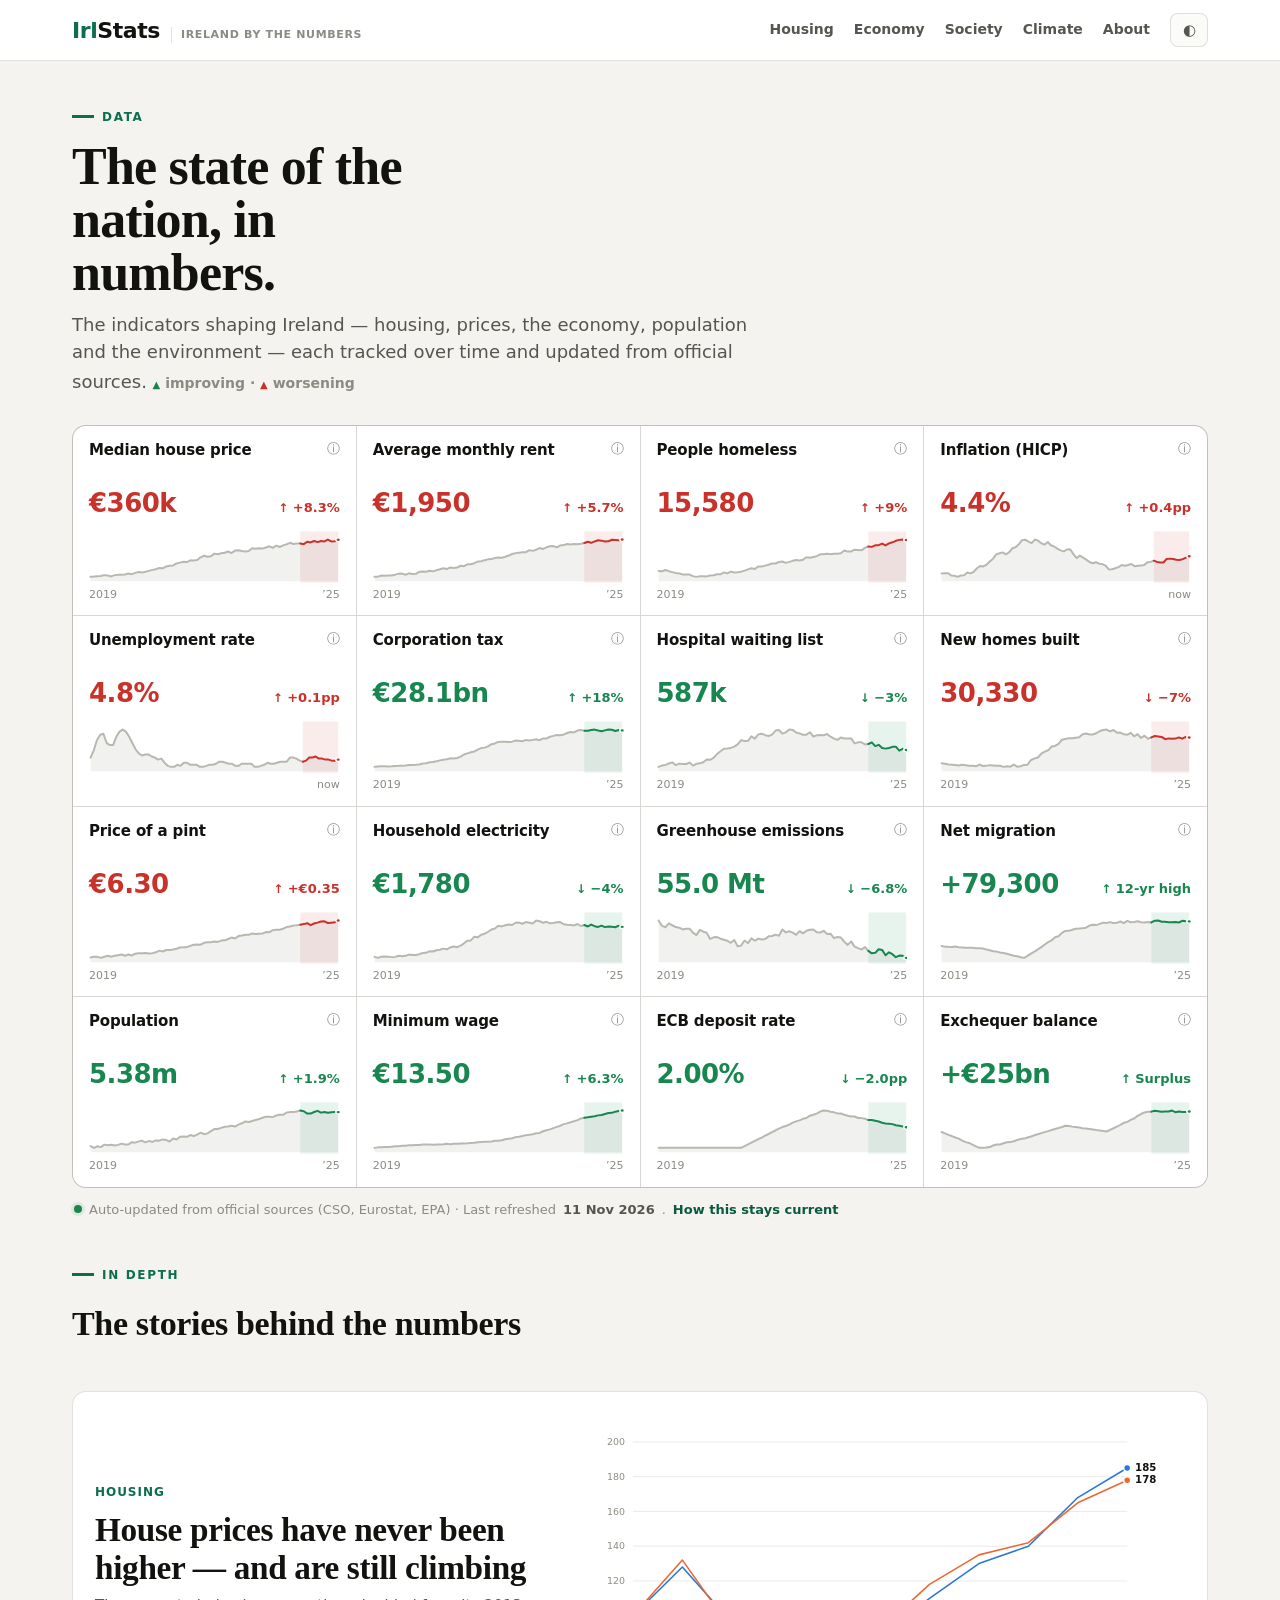
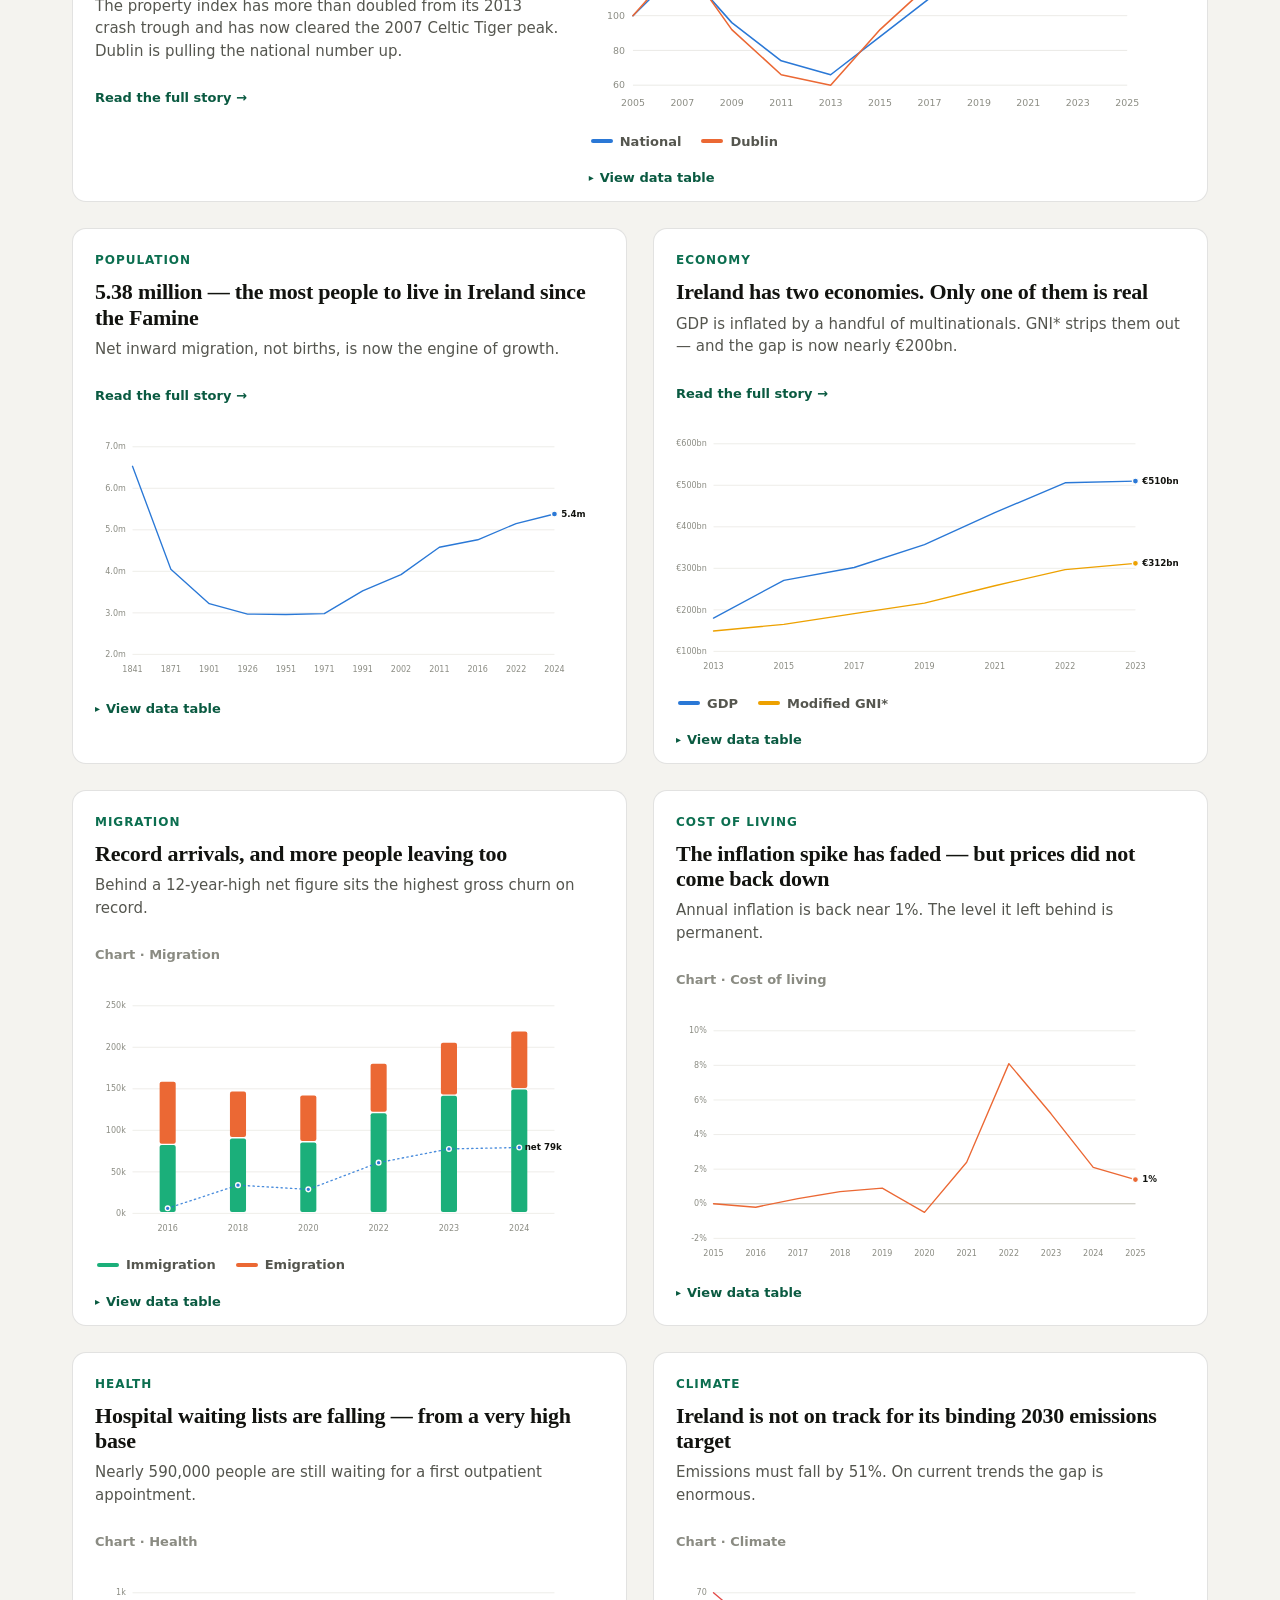
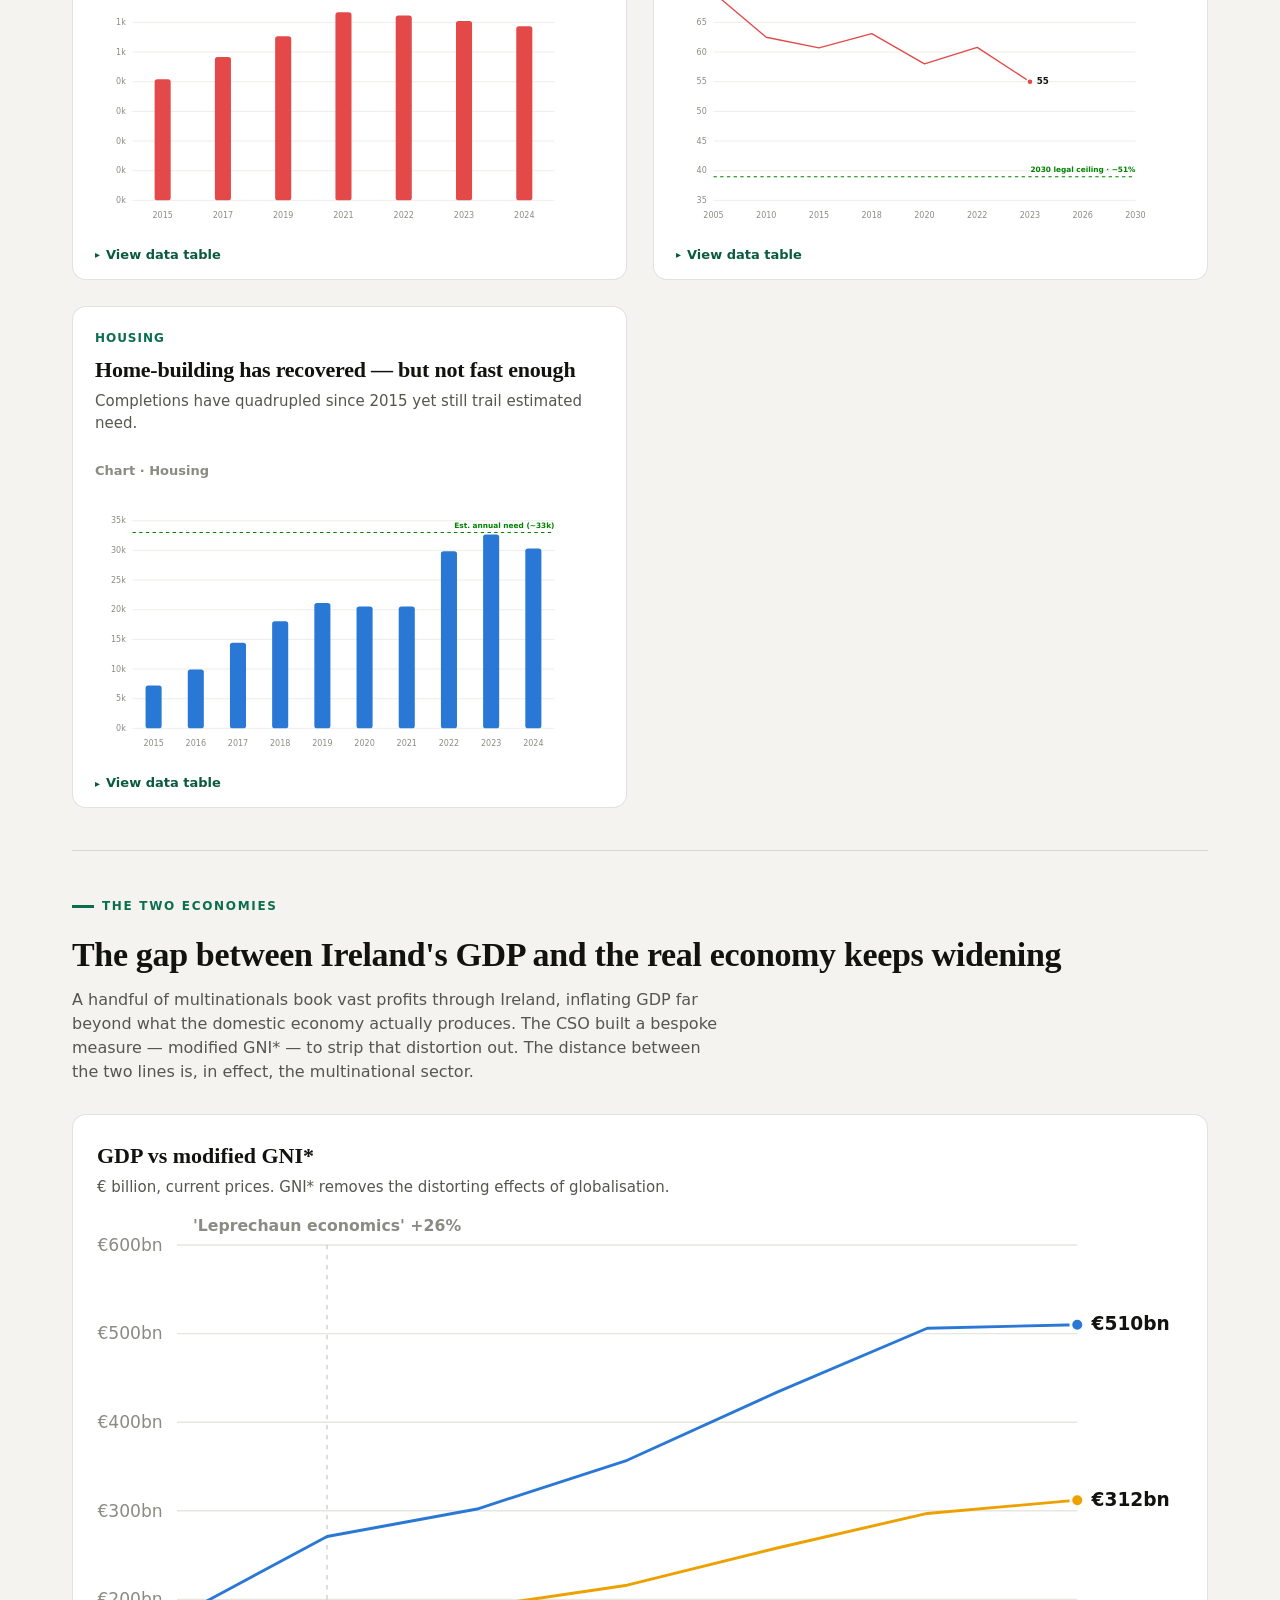
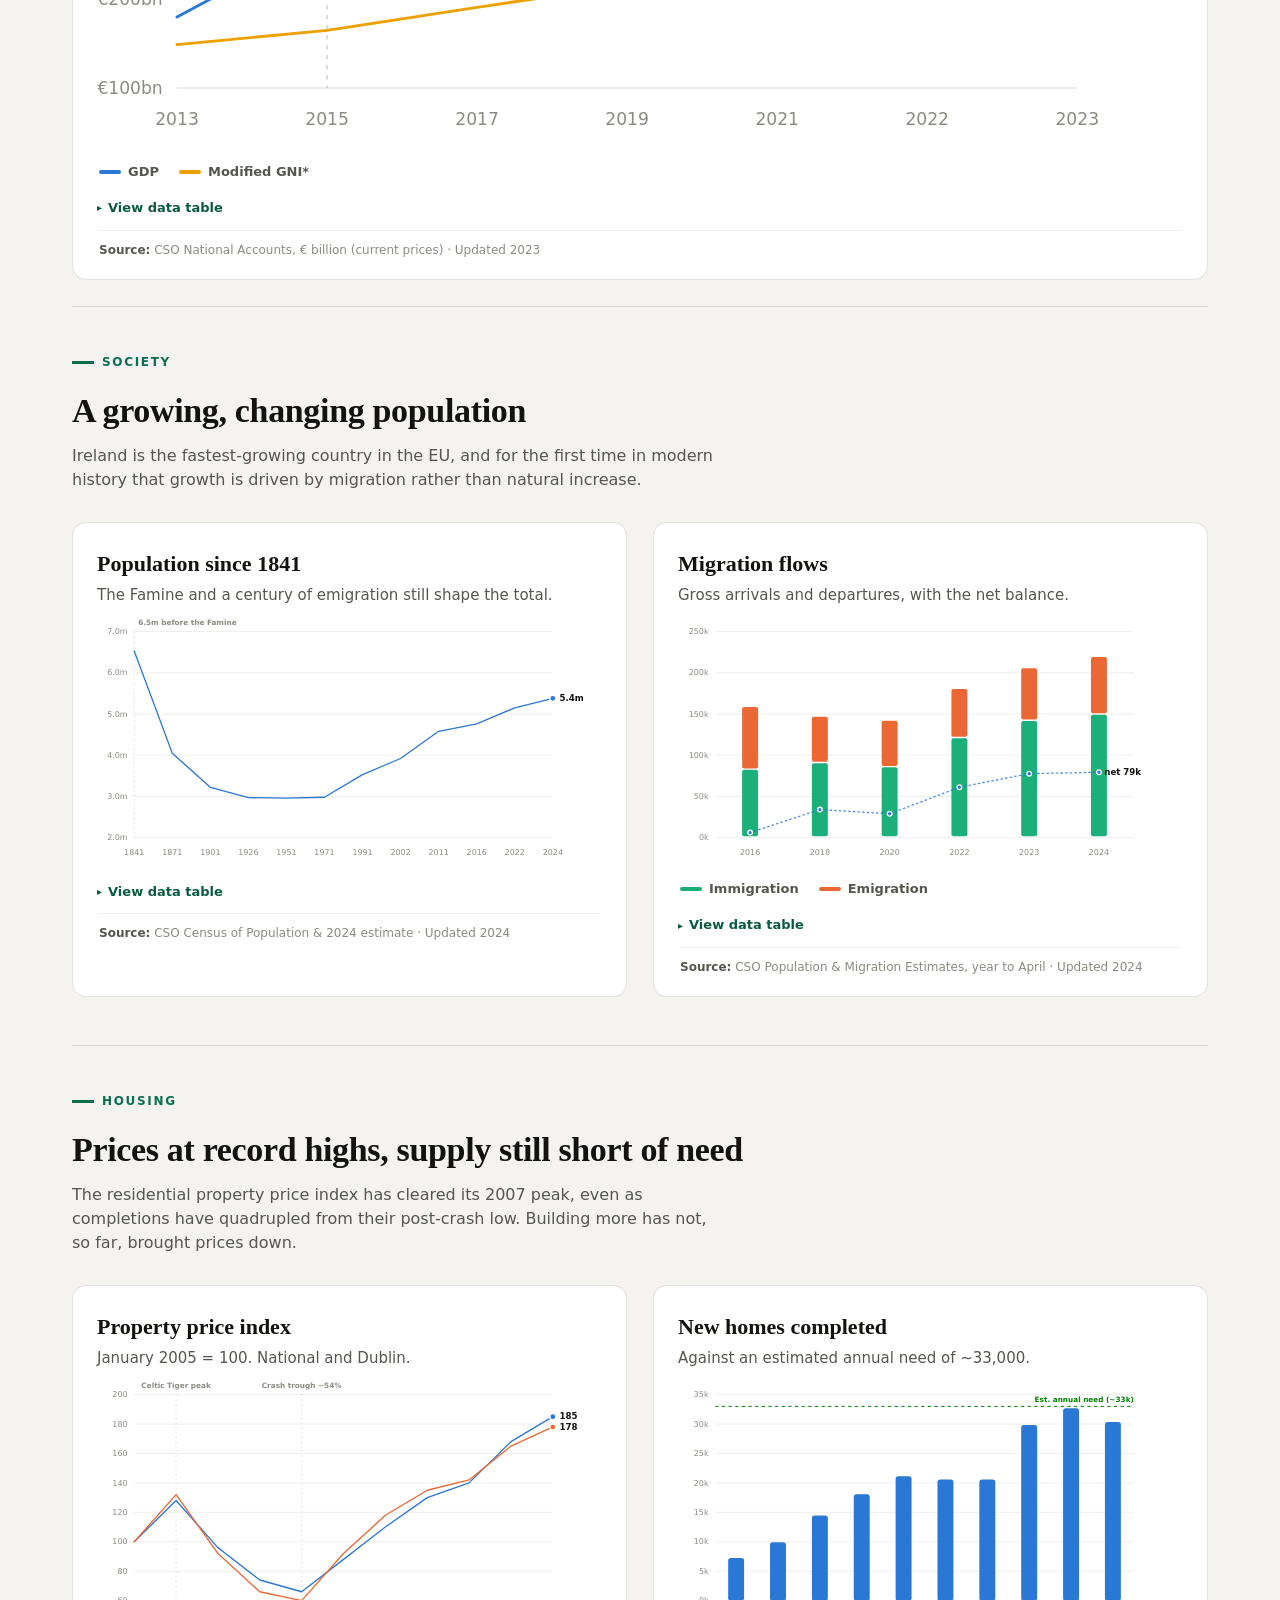
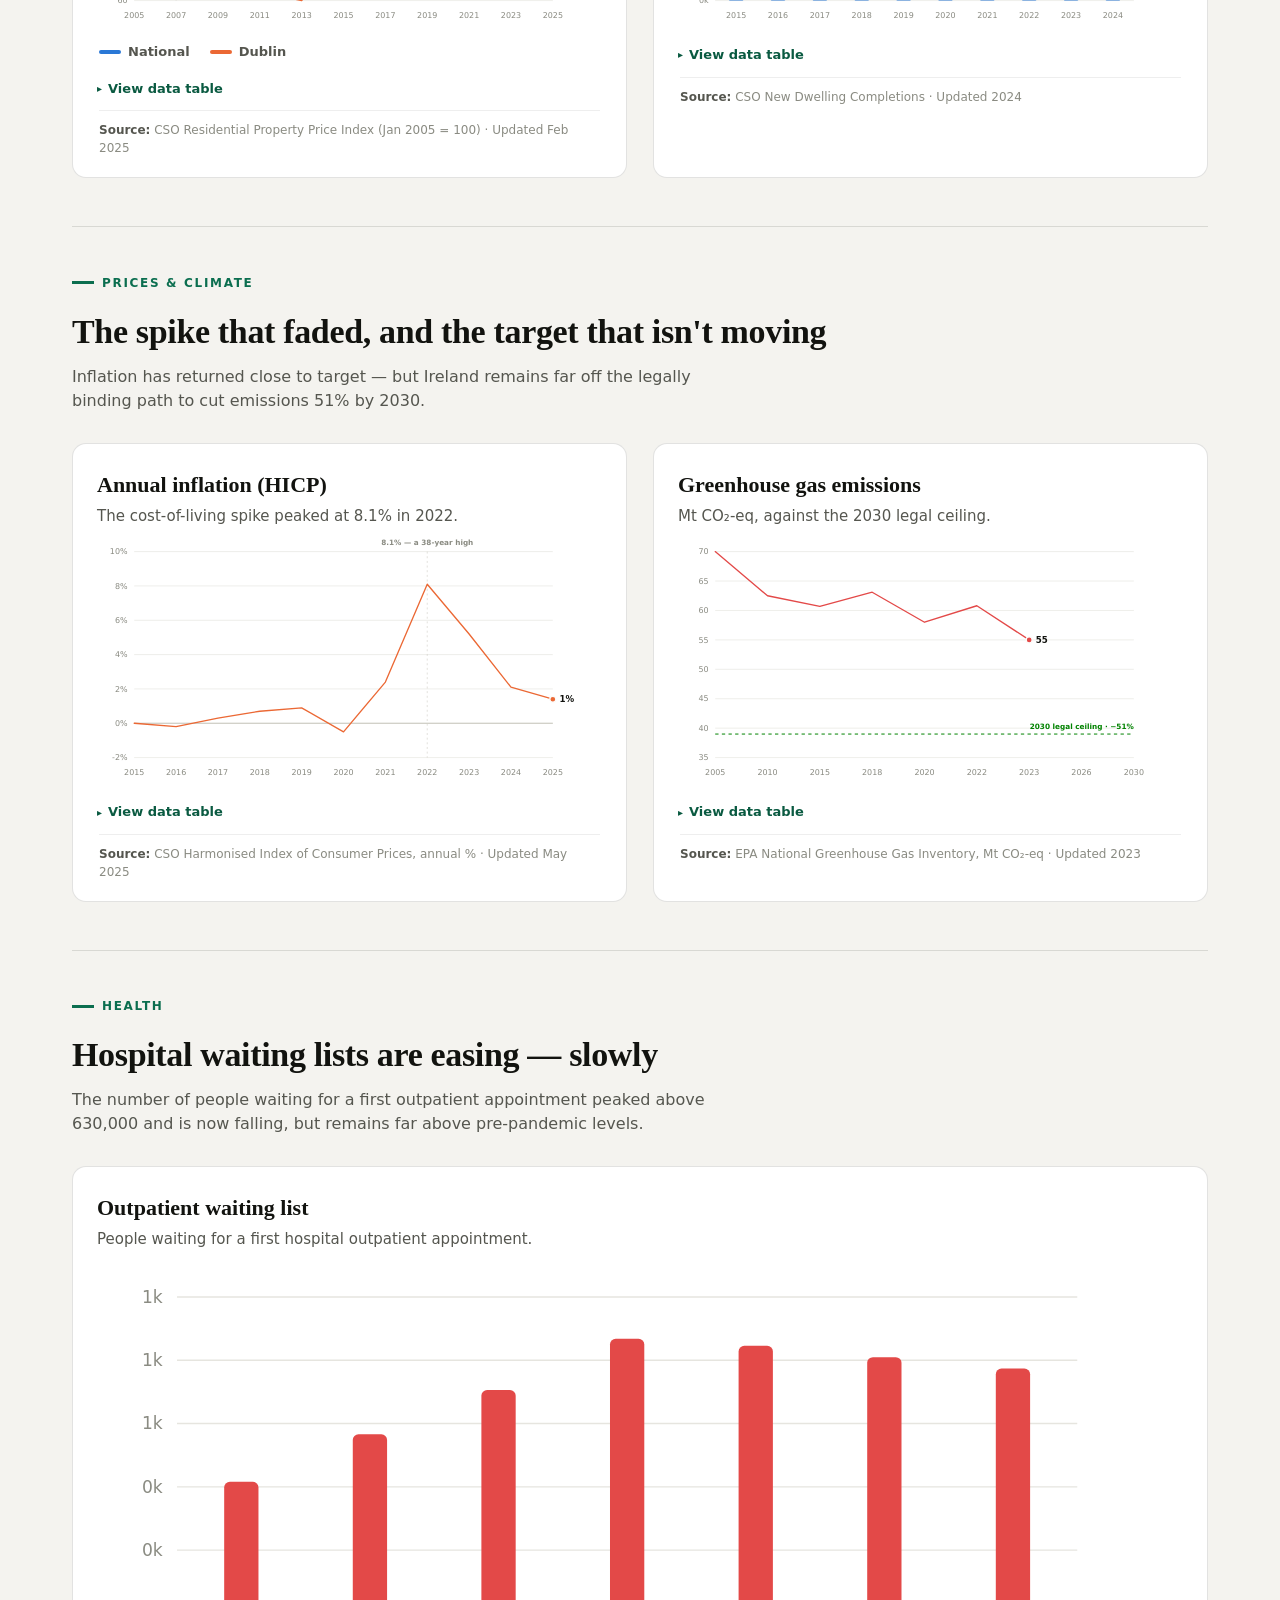
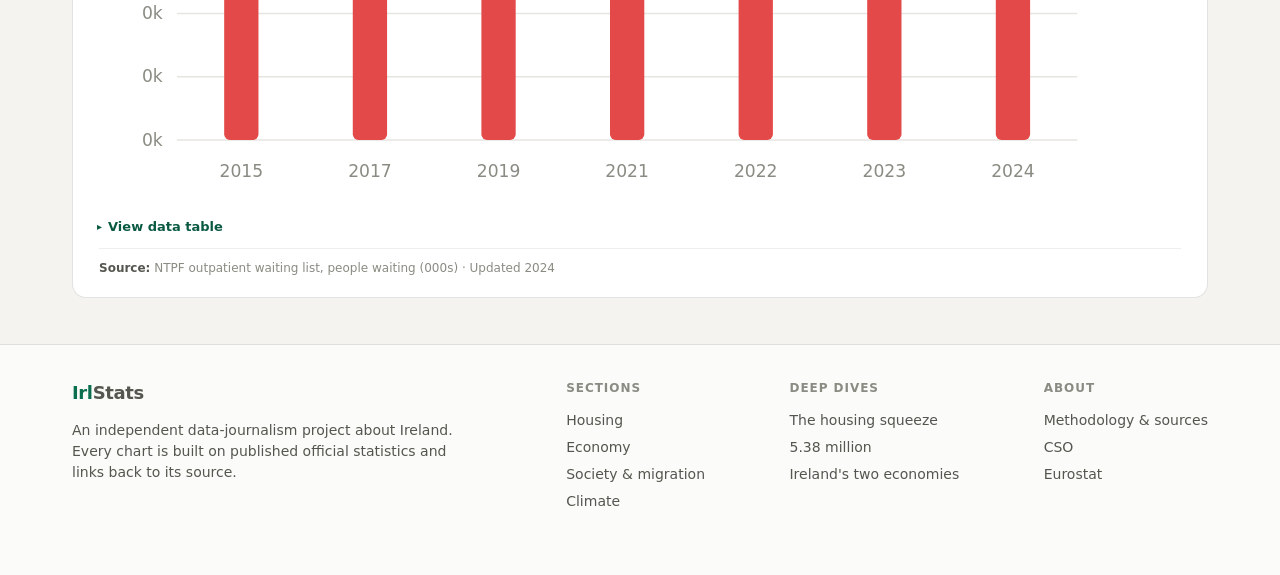
<file: index.html>
<!doctype html>
<html lang="en">
<head>
  <meta charset="utf-8" />
  <meta name="viewport" content="width=device-width, initial-scale=1" />
  <title>IrlStats — Ireland by the numbers</title>
  <meta name="description" content="Ireland, explained through data. Interactive charts on housing, the economy, population, migration, health and climate — built on official CSO, Eurostat and EPA figures." />
  <link rel="icon" href="data:image/svg+xml,%3Csvg xmlns='http://www.w3.org/2000/svg' viewBox='0 0 100 100'%3E%3Crect width='100' height='100' rx='20' fill='%230b6e4f'/%3E%3Ctext x='50' y='72' font-size='62' font-family='system-ui' font-weight='800' fill='white' text-anchor='middle'%3EI%3C/text%3E%3C/svg%3E" />
  <link rel="stylesheet" href="styles.css" />
</head>
<body>
  <header class="mast">
    <div class="wrap mast__row">
      <a class="brand" href="index.html">
        <span><span class="brand__irl">Irl</span><span class="brand__stats">Stats</span></span>
        <span class="brand__tag">Ireland by the numbers</span>
      </a>
      <nav>
        <a class="nav-hide" href="#housing">Housing</a>
        <a class="nav-hide" href="#economy">Economy</a>
        <a class="nav-hide" href="#society">Society</a>
        <a class="nav-hide" href="#climate">Climate</a>
        <a class="nav-hide" href="about.html">About</a>
        <button class="theme-btn" id="themeBtn" title="Toggle light / dark" aria-label="Toggle light and dark theme">◐</button>
      </nav>
    </div>
  </header>

  <main class="wrap">
    <section class="page-head">
      <span class="eyebrow">Data</span>
      <h1>The state of the nation, in numbers.</h1>
      <p>The indicators shaping Ireland — housing, prices, the economy, population and the environment — each tracked over time and updated from official sources. <span class="legend-inline"><span class="legend-inline__k legend-inline__k--good">▲</span> improving · <span class="legend-inline__k legend-inline__k--bad">▲</span> worsening</span></p>
    </section>

    <!-- The state of the nation: indicator sparkline grid -->
    <section class="ind-grid" id="indicatorGrid" aria-label="National indicators"></section>
    <p class="provenance">
      <span class="provenance__dot" aria-hidden="true"></span>
      Auto-updated from official sources (CSO, Eurostat, EPA) · Last refreshed
      <span id="lastUpdated">—</span>.
      <a href="about.html#updates">How this stays current</a>
    </p>

    <!-- In depth -->
    <div class="band__head" style="padding-bottom:0">
      <span class="eyebrow">In depth</span>
      <h2>The stories behind the numbers</h2>
    </div>
    <!-- Story grid -->
    <section class="story-grid" id="storyGrid"></section>

    <!-- Deep dive: economy -->
    <section class="band" id="economy">
      <div class="band__head">
        <span class="eyebrow">The two economies</span>
        <h2>The gap between Ireland's GDP and the real economy keeps widening</h2>
        <p>A handful of multinationals book vast profits through Ireland, inflating GDP far beyond what the domestic economy actually produces. The CSO built a bespoke measure — modified GNI* — to strip that distortion out. The distance between the two lines is, in effect, the multinational sector.</p>
      </div>
      <div class="figure">
        <div class="figure__title">GDP vs modified GNI*</div>
        <div class="figure__sub">€ billion, current prices. GNI* removes the distorting effects of globalisation.</div>
        <div id="chart-economy"></div>
        <div class="chart-source" id="src-economy"></div>
      </div>
    </section>

    <!-- Deep dive: society two-up -->
    <section class="band" id="society">
      <div class="band__head">
        <span class="eyebrow">Society</span>
        <h2>A growing, changing population</h2>
        <p>Ireland is the fastest-growing country in the EU, and for the first time in modern history that growth is driven by migration rather than natural increase.</p>
      </div>
      <div class="two-col">
        <div class="figure">
          <div class="figure__title">Population since 1841</div>
          <div class="figure__sub">The Famine and a century of emigration still shape the total.</div>
          <div id="chart-population"></div>
          <div class="chart-source" id="src-population"></div>
        </div>
        <div class="figure">
          <div class="figure__title">Migration flows</div>
          <div class="figure__sub">Gross arrivals and departures, with the net balance.</div>
          <div id="chart-migration"></div>
          <div class="chart-source" id="src-migration"></div>
        </div>
      </div>
    </section>

    <!-- Deep dive: housing -->
    <section class="band" id="housing">
      <div class="band__head">
        <span class="eyebrow">Housing</span>
        <h2>Prices at record highs, supply still short of need</h2>
        <p>The residential property price index has cleared its 2007 peak, even as completions have quadrupled from their post-crash low. Building more has not, so far, brought prices down.</p>
      </div>
      <div class="two-col">
        <div class="figure">
          <div class="figure__title">Property price index</div>
          <div class="figure__sub">January 2005 = 100. National and Dublin.</div>
          <div id="chart-houseprices"></div>
          <div class="chart-source" id="src-houseprices"></div>
        </div>
        <div class="figure">
          <div class="figure__title">New homes completed</div>
          <div class="figure__sub">Against an estimated annual need of ~33,000.</div>
          <div id="chart-completions"></div>
          <div class="chart-source" id="src-completions"></div>
        </div>
      </div>
    </section>

    <!-- Deep dive: cost of living + climate -->
    <section class="band" id="climate">
      <div class="band__head">
        <span class="eyebrow">Prices &amp; climate</span>
        <h2>The spike that faded, and the target that isn't moving</h2>
        <p>Inflation has returned close to target — but Ireland remains far off the legally binding path to cut emissions 51% by 2030.</p>
      </div>
      <div class="two-col">
        <div class="figure">
          <div class="figure__title">Annual inflation (HICP)</div>
          <div class="figure__sub">The cost-of-living spike peaked at 8.1% in 2022.</div>
          <div id="chart-inflation"></div>
          <div class="chart-source" id="src-inflation"></div>
        </div>
        <div class="figure">
          <div class="figure__title">Greenhouse gas emissions</div>
          <div class="figure__sub">Mt CO₂-eq, against the 2030 legal ceiling.</div>
          <div id="chart-emissions"></div>
          <div class="chart-source" id="src-emissions"></div>
        </div>
      </div>
    </section>

    <!-- Health -->
    <section class="band">
      <div class="band__head">
        <span class="eyebrow">Health</span>
        <h2>Hospital waiting lists are easing — slowly</h2>
        <p>The number of people waiting for a first outpatient appointment peaked above 630,000 and is now falling, but remains far above pre-pandemic levels.</p>
      </div>
      <div class="figure">
        <div class="figure__title">Outpatient waiting list</div>
        <div class="figure__sub">People waiting for a first hospital outpatient appointment.</div>
        <div id="chart-waiting"></div>
        <div class="chart-source" id="src-waiting"></div>
      </div>
    </section>
  </main>

  <footer class="foot">
    <div class="wrap foot__grid">
      <div>
        <div class="foot__brand"><span>Irl</span>Stats</div>
        <p class="foot__note">An independent data-journalism project about Ireland. Every chart is built on published official statistics and links back to its source.</p>
      </div>
      <div>
        <h4>Sections</h4>
        <a href="#housing">Housing</a>
        <a href="#economy">Economy</a>
        <a href="#society">Society &amp; migration</a>
        <a href="#climate">Climate</a>
      </div>
      <div>
        <h4>Deep dives</h4>
        <a href="stories/housing.html">The housing squeeze</a>
        <a href="stories/population.html">5.38 million</a>
        <a href="stories/economy.html">Ireland's two economies</a>
      </div>
      <div>
        <h4>About</h4>
        <a href="about.html">Methodology &amp; sources</a>
        <a href="https://www.cso.ie" rel="noopener">CSO</a>
        <a href="https://ec.europa.eu/eurostat" rel="noopener">Eurostat</a>
      </div>
    </div>
  </footer>

  <script src="data/live.js"></script>
  <script src="js/data.js"></script>
  <script src="js/charts.js"></script>
  <script src="js/app.js"></script>
</body>
</html>
</file>
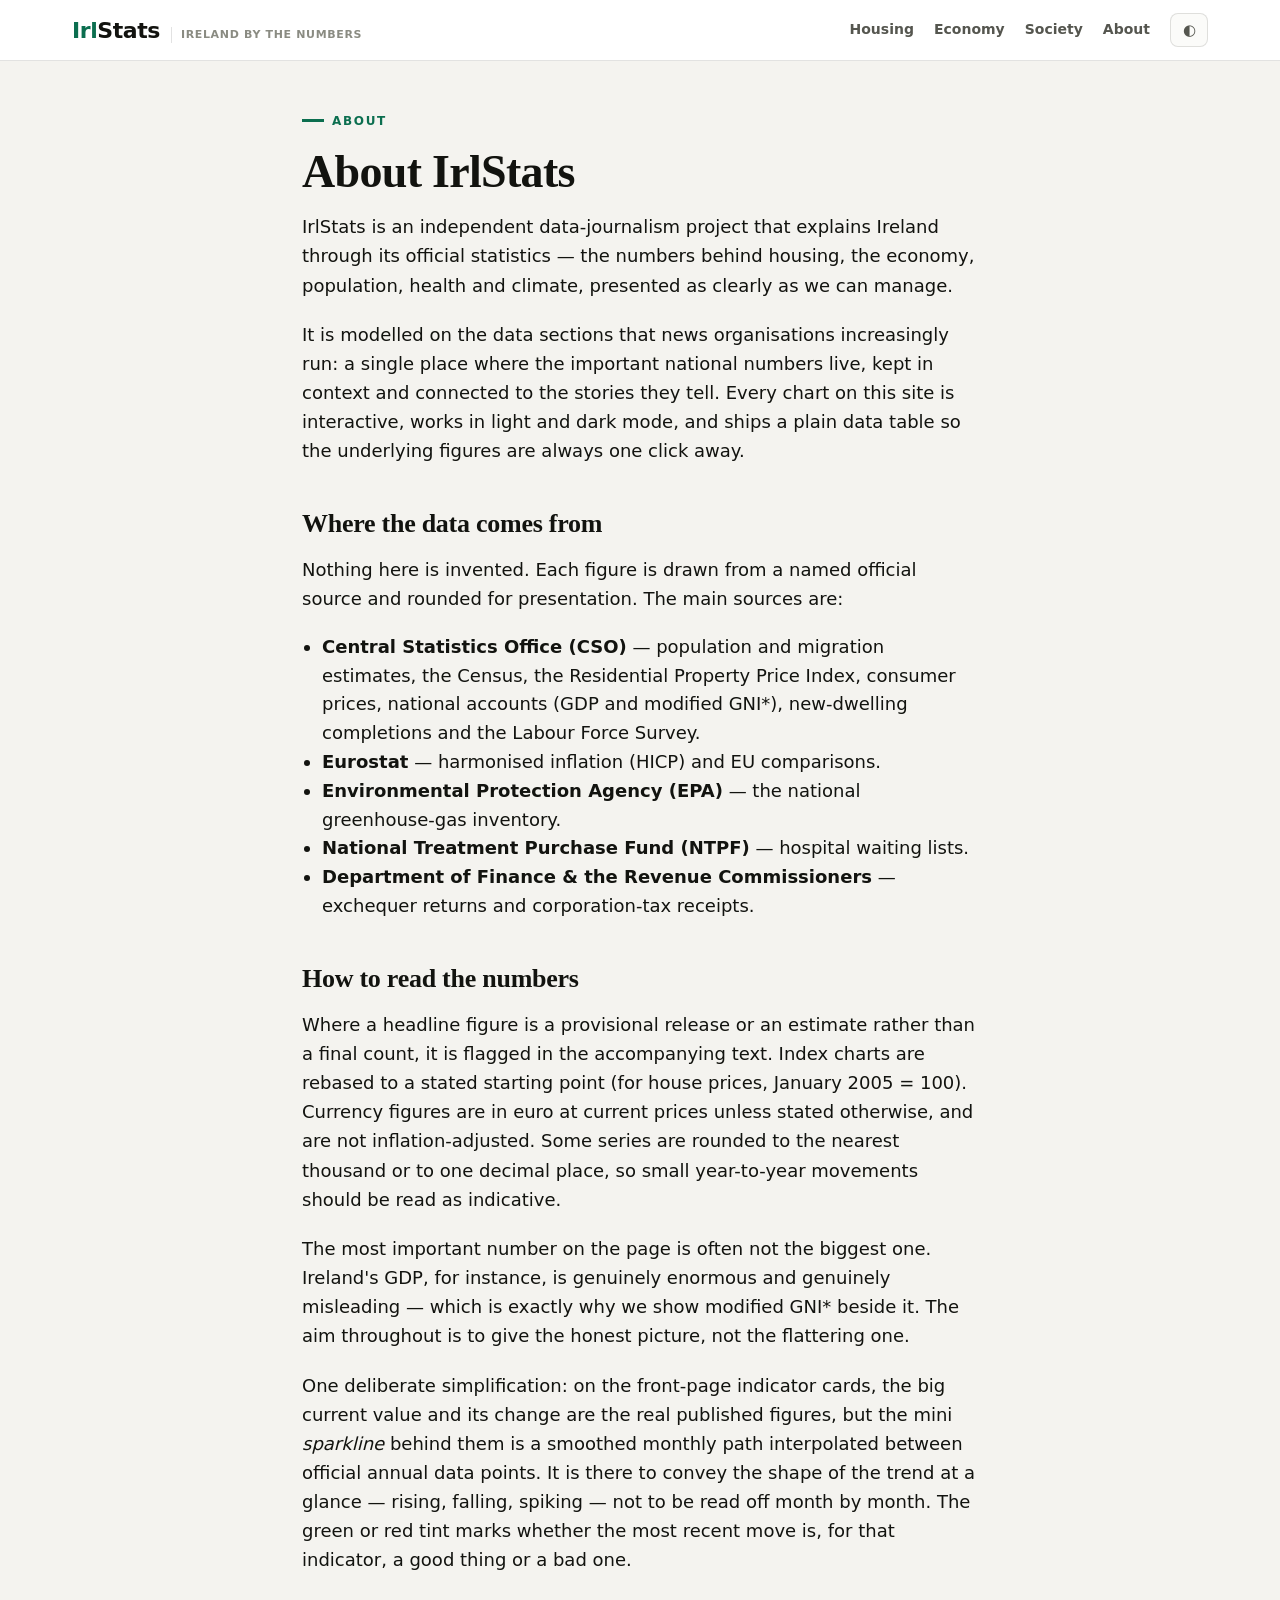
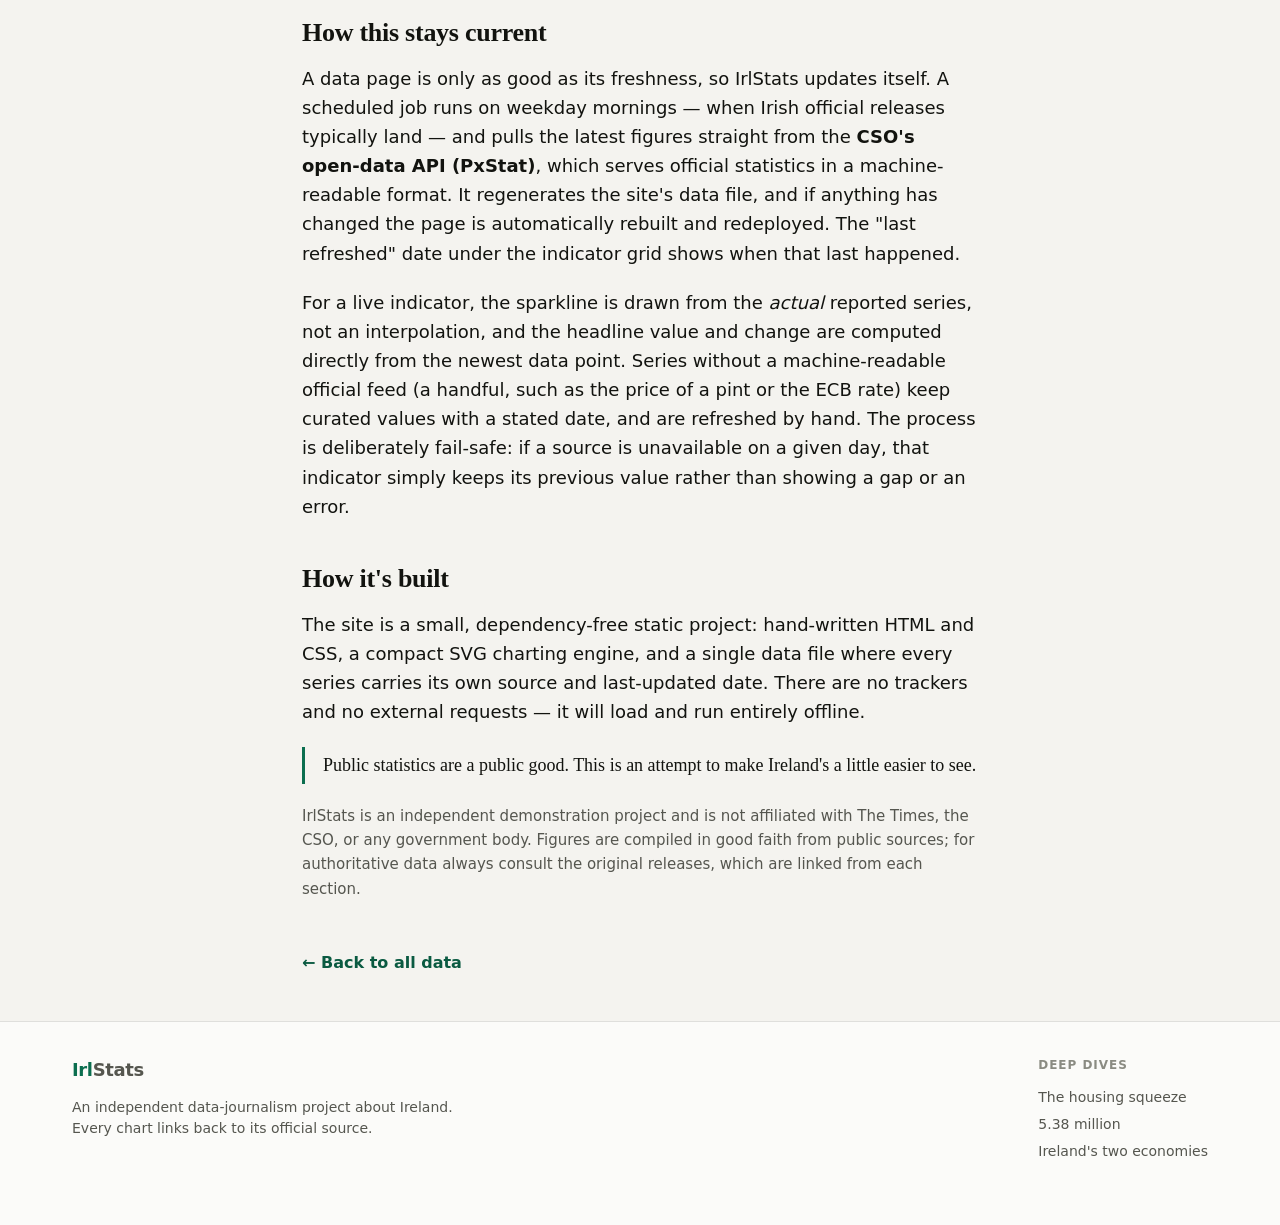
<file: about.html>
<!doctype html>
<html lang="en">
<head>
  <meta charset="utf-8" />
  <meta name="viewport" content="width=device-width, initial-scale=1" />
  <title>About &amp; methodology — IrlStats</title>
  <meta name="description" content="How IrlStats is built, where the data comes from, and the principles behind it." />
  <link rel="icon" href="data:image/svg+xml,%3Csvg xmlns='http://www.w3.org/2000/svg' viewBox='0 0 100 100'%3E%3Crect width='100' height='100' rx='20' fill='%230b6e4f'/%3E%3Ctext x='50' y='72' font-size='62' font-family='system-ui' font-weight='800' fill='white' text-anchor='middle'%3EI%3C/text%3E%3C/svg%3E" />
  <link rel="stylesheet" href="styles.css" />
</head>
<body>
  <header class="mast">
    <div class="wrap mast__row">
      <a class="brand" href="index.html">
        <span><span class="brand__irl">Irl</span><span class="brand__stats">Stats</span></span>
        <span class="brand__tag">Ireland by the numbers</span>
      </a>
      <nav>
        <a class="nav-hide" href="index.html#housing">Housing</a>
        <a class="nav-hide" href="index.html#economy">Economy</a>
        <a class="nav-hide" href="index.html#society">Society</a>
        <a class="nav-hide" href="about.html">About</a>
        <button class="theme-btn" id="themeBtn" title="Toggle light / dark" aria-label="Toggle theme">◐</button>
      </nav>
    </div>
  </header>

  <article class="article">
    <span class="eyebrow">About</span>
    <h1>About IrlStats</h1>
    <p class="article__standfirst">IrlStats is an independent data-journalism project that explains Ireland through its official statistics — the numbers behind housing, the economy, population, health and climate, presented as clearly as we can manage.</p>

    <p>It is modelled on the data sections that news organisations increasingly run: a single place where the important national numbers live, kept in context and connected to the stories they tell. Every chart on this site is interactive, works in light and dark mode, and ships a plain data table so the underlying figures are always one click away.</p>

    <h2>Where the data comes from</h2>
    <p>Nothing here is invented. Each figure is drawn from a named official source and rounded for presentation. The main sources are:</p>
    <ul style="font-size:18px;line-height:1.6;color:var(--ink);padding-left:20px">
      <li><strong>Central Statistics Office (CSO)</strong> — population and migration estimates, the Census, the Residential Property Price Index, consumer prices, national accounts (GDP and modified GNI*), new-dwelling completions and the Labour Force Survey.</li>
      <li><strong>Eurostat</strong> — harmonised inflation (HICP) and EU comparisons.</li>
      <li><strong>Environmental Protection Agency (EPA)</strong> — the national greenhouse-gas inventory.</li>
      <li><strong>National Treatment Purchase Fund (NTPF)</strong> — hospital waiting lists.</li>
      <li><strong>Department of Finance &amp; the Revenue Commissioners</strong> — exchequer returns and corporation-tax receipts.</li>
    </ul>

    <h2>How to read the numbers</h2>
    <p>Where a headline figure is a provisional release or an estimate rather than a final count, it is flagged in the accompanying text. Index charts are rebased to a stated starting point (for house prices, January 2005 = 100). Currency figures are in euro at current prices unless stated otherwise, and are not inflation-adjusted. Some series are rounded to the nearest thousand or to one decimal place, so small year-to-year movements should be read as indicative.</p>

    <p>The most important number on the page is often not the biggest one. Ireland's GDP, for instance, is genuinely enormous and genuinely misleading — which is exactly why we show modified GNI* beside it. The aim throughout is to give the honest picture, not the flattering one.</p>

    <p>One deliberate simplification: on the front-page indicator cards, the big current value and its change are the real published figures, but the mini <em>sparkline</em> behind them is a smoothed monthly path interpolated between official annual data points. It is there to convey the shape of the trend at a glance — rising, falling, spiking — not to be read off month by month. The green or red tint marks whether the most recent move is, for that indicator, a good thing or a bad one.</p>

    <h2 id="updates">How this stays current</h2>
    <p>A data page is only as good as its freshness, so IrlStats updates itself. A scheduled job runs on weekday mornings — when Irish official releases typically land — and pulls the latest figures straight from the <strong>CSO's open-data API (PxStat)</strong>, which serves official statistics in a machine-readable format. It regenerates the site's data file, and if anything has changed the page is automatically rebuilt and redeployed. The "last refreshed" date under the indicator grid shows when that last happened.</p>
    <p>For a live indicator, the sparkline is drawn from the <em>actual</em> reported series, not an interpolation, and the headline value and change are computed directly from the newest data point. Series without a machine-readable official feed (a handful, such as the price of a pint or the ECB rate) keep curated values with a stated date, and are refreshed by hand. The process is deliberately fail-safe: if a source is unavailable on a given day, that indicator simply keeps its previous value rather than showing a gap or an error.</p>

    <h2>How it's built</h2>
    <p>The site is a small, dependency-free static project: hand-written HTML and CSS, a compact SVG charting engine, and a single data file where every series carries its own source and last-updated date. There are no trackers and no external requests — it will load and run entirely offline.</p>

    <p class="pull">Public statistics are a public good. This is an attempt to make Ireland's a little easier to see.</p>

    <p style="color:var(--ink-2);font-size:15px">IrlStats is an independent demonstration project and is not affiliated with The Times, the CSO, or any government body. Figures are compiled in good faith from public sources; for authoritative data always consult the original releases, which are linked from each section.</p>

    <a class="back-link" href="index.html">← Back to all data</a>
  </article>

  <footer class="foot">
    <div class="wrap foot__grid">
      <div>
        <div class="foot__brand"><span>Irl</span>Stats</div>
        <p class="foot__note">An independent data-journalism project about Ireland. Every chart links back to its official source.</p>
      </div>
      <div>
        <h4>Deep dives</h4>
        <a href="stories/housing.html">The housing squeeze</a>
        <a href="stories/population.html">5.38 million</a>
        <a href="stories/economy.html">Ireland's two economies</a>
      </div>
    </div>
  </footer>

  <script>
    (function () {
      var root = document.documentElement;
      var saved = localStorage.getItem("irlstats-theme");
      if (saved) root.setAttribute("data-theme", saved);
      var btn = document.getElementById("themeBtn");
      btn && btn.addEventListener("click", function () {
        var isDark = root.getAttribute("data-theme") === "dark" ||
          (!root.hasAttribute("data-theme") && matchMedia("(prefers-color-scheme: dark)").matches);
        var next = isDark ? "light" : "dark";
        root.setAttribute("data-theme", next);
        localStorage.setItem("irlstats-theme", next);
      });
    })();
  </script>
</body>
</html>
</file>
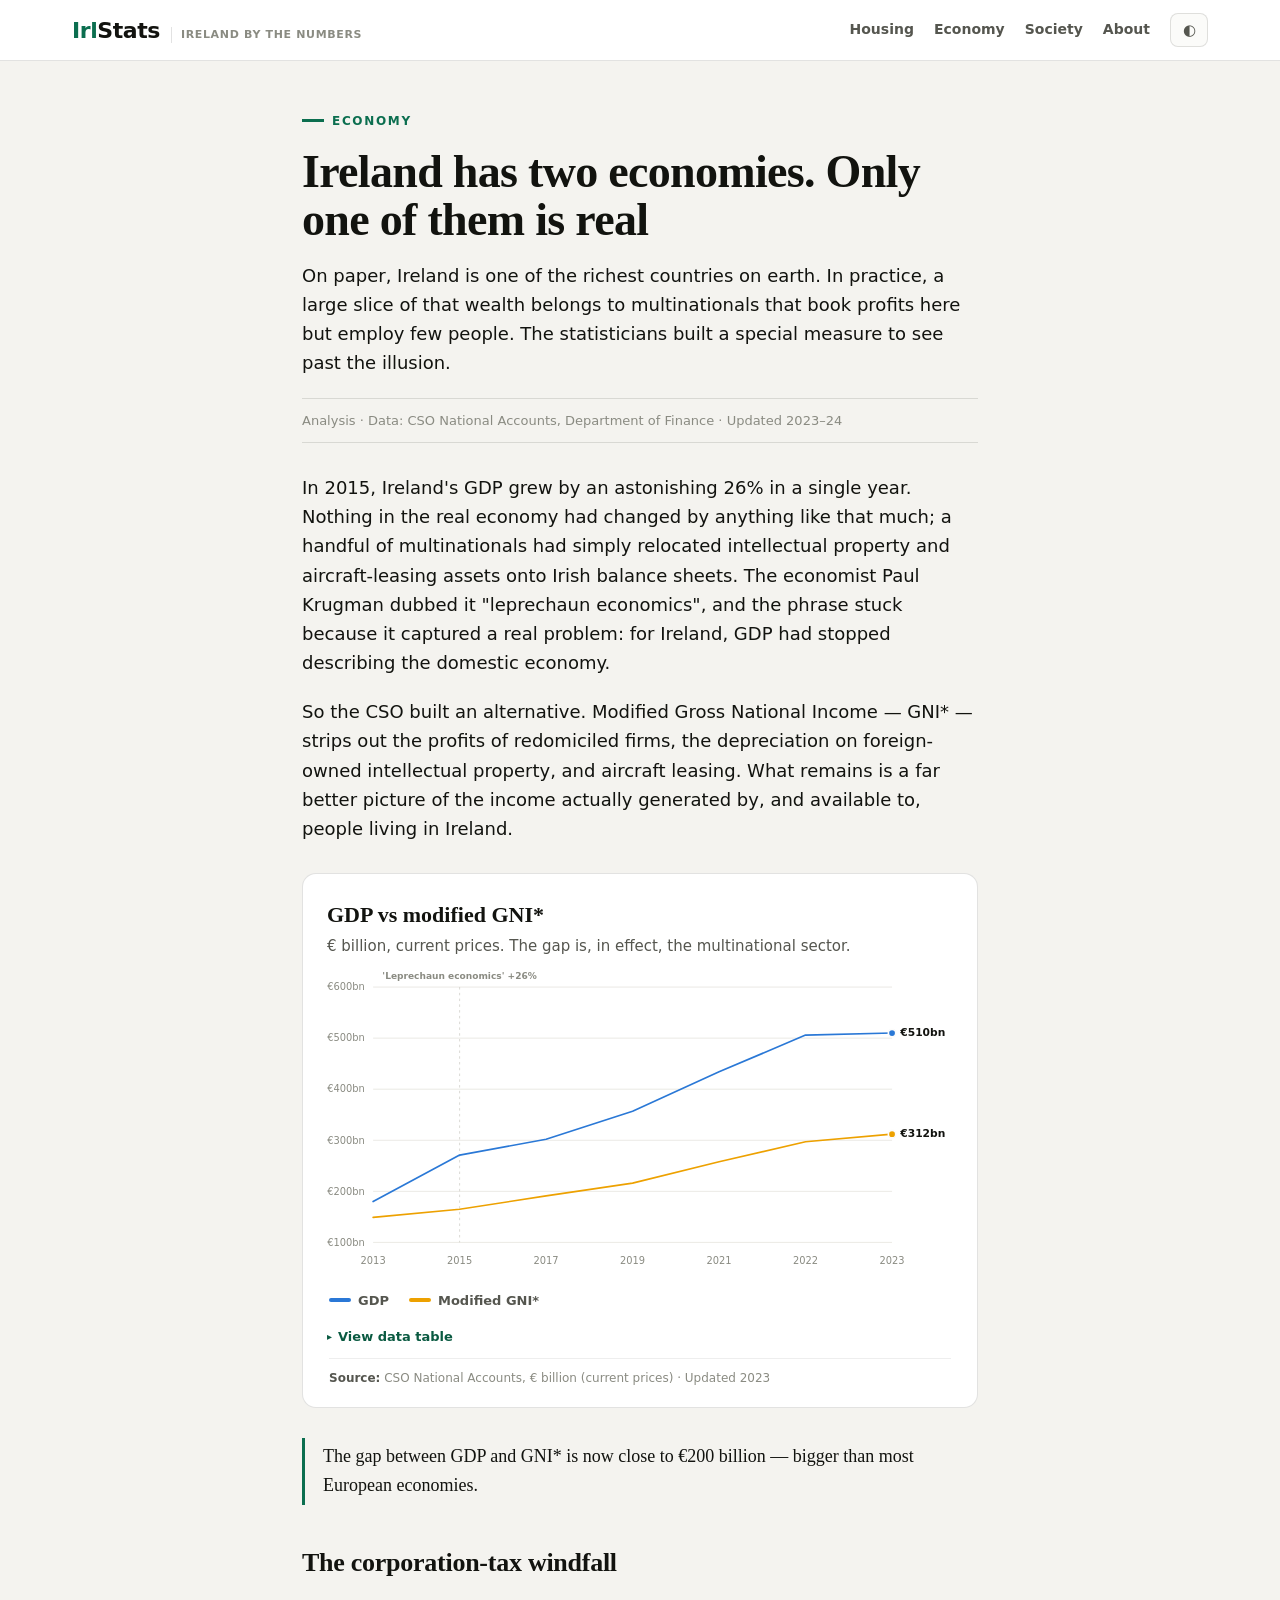
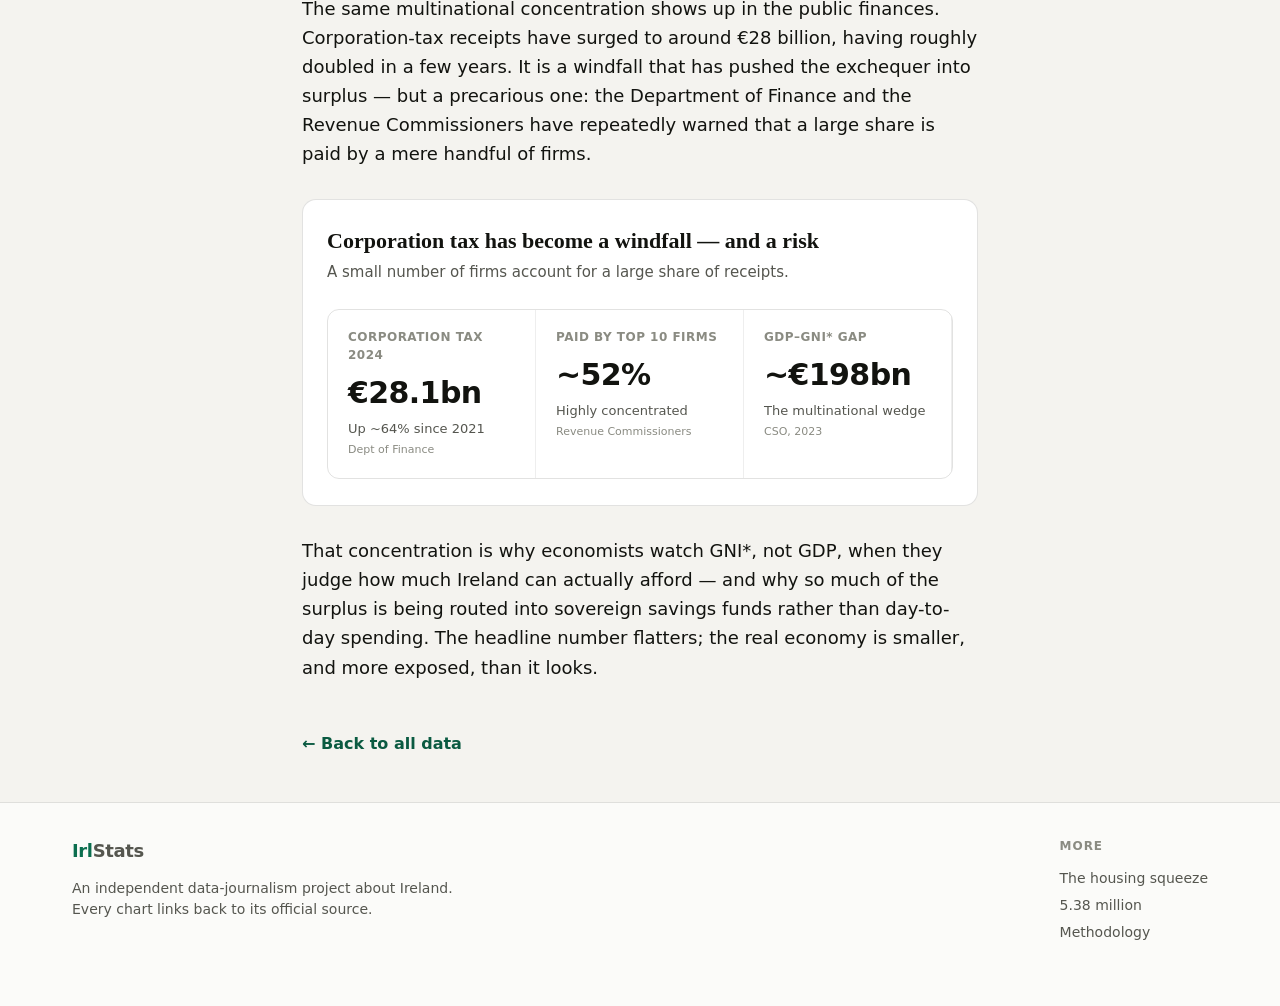
<file: stories/economy.html>
<!doctype html>
<html lang="en">
<head>
  <meta charset="utf-8" />
  <meta name="viewport" content="width=device-width, initial-scale=1" />
  <title>Ireland's two economies — IrlStats</title>
  <meta name="description" content="Ireland's GDP is one of the highest per head in the world — and deeply misleading. Modified GNI* reveals the real domestic economy, and the gap is enormous." />
  <link rel="icon" href="data:image/svg+xml,%3Csvg xmlns='http://www.w3.org/2000/svg' viewBox='0 0 100 100'%3E%3Crect width='100' height='100' rx='20' fill='%230b6e4f'/%3E%3Ctext x='50' y='72' font-size='62' font-family='system-ui' font-weight='800' fill='white' text-anchor='middle'%3EI%3C/text%3E%3C/svg%3E" />
  <link rel="stylesheet" href="../styles.css" />
</head>
<body>
  <header class="mast">
    <div class="wrap mast__row">
      <a class="brand" href="../index.html">
        <span><span class="brand__irl">Irl</span><span class="brand__stats">Stats</span></span>
        <span class="brand__tag">Ireland by the numbers</span>
      </a>
      <nav>
        <a class="nav-hide" href="../index.html#housing">Housing</a>
        <a class="nav-hide" href="../index.html#economy">Economy</a>
        <a class="nav-hide" href="../index.html#society">Society</a>
        <a class="nav-hide" href="../about.html">About</a>
        <button class="theme-btn" id="themeBtn" title="Toggle light / dark" aria-label="Toggle theme">◐</button>
      </nav>
    </div>
  </header>

  <article class="article">
    <span class="eyebrow">Economy</span>
    <h1>Ireland has two economies. Only one of them is real</h1>
    <p class="article__standfirst">On paper, Ireland is one of the richest countries on earth. In practice, a large slice of that wealth belongs to multinationals that book profits here but employ few people. The statisticians built a special measure to see past the illusion.</p>
    <div class="article__meta">Analysis · Data: CSO National Accounts, Department of Finance · Updated 2023–24</div>

    <p>In 2015, Ireland's GDP grew by an astonishing 26% in a single year. Nothing in the real economy had changed by anything like that much; a handful of multinationals had simply relocated intellectual property and aircraft-leasing assets onto Irish balance sheets. The economist Paul Krugman dubbed it "leprechaun economics", and the phrase stuck because it captured a real problem: for Ireland, GDP had stopped describing the domestic economy.</p>

    <p>So the CSO built an alternative. Modified Gross National Income — GNI* — strips out the profits of redomiciled firms, the depreciation on foreign-owned intellectual property, and aircraft leasing. What remains is a far better picture of the income actually generated by, and available to, people living in Ireland.</p>

    <div class="figure">
      <div class="figure__title">GDP vs modified GNI*</div>
      <div class="figure__sub">€ billion, current prices. The gap is, in effect, the multinational sector.</div>
      <div id="chart-economy"></div>
      <div class="chart-source" id="src-economy"></div>
    </div>

    <p class="pull">The gap between GDP and GNI* is now close to €200 billion — bigger than most European economies.</p>

    <h2>The corporation-tax windfall</h2>

    <p>The same multinational concentration shows up in the public finances. Corporation-tax receipts have surged to around €28 billion, having roughly doubled in a few years. It is a windfall that has pushed the exchequer into surplus — but a precarious one: the Department of Finance and the Revenue Commissioners have repeatedly warned that a large share is paid by a mere handful of firms.</p>

    <div class="figure">
      <div class="figure__title">Corporation tax has become a windfall — and a risk</div>
      <div class="figure__sub">A small number of firms account for a large share of receipts.</div>
      <div class="ticker" style="border-radius:12px;overflow:hidden;border:1px solid var(--hair)">
        <div class="ticker__grid" id="econStats" style="grid-template-columns:repeat(3,1fr)"></div>
      </div>
    </div>

    <p>That concentration is why economists watch GNI*, not GDP, when they judge how much Ireland can actually afford — and why so much of the surplus is being routed into sovereign savings funds rather than day-to-day spending. The headline number flatters; the real economy is smaller, and more exposed, than it looks.</p>

    <a class="back-link" href="../index.html">← Back to all data</a>
  </article>

  <footer class="foot">
    <div class="wrap foot__grid">
      <div>
        <div class="foot__brand"><span>Irl</span>Stats</div>
        <p class="foot__note">An independent data-journalism project about Ireland. Every chart links back to its official source.</p>
      </div>
      <div>
        <h4>More</h4>
        <a href="housing.html">The housing squeeze</a>
        <a href="population.html">5.38 million</a>
        <a href="../about.html">Methodology</a>
      </div>
    </div>
  </footer>

  <script src="../data/live.js"></script>
  <script src="../js/data.js"></script>
  <script src="../js/charts.js"></script>
  <script>
    (function () {
      var root = document.documentElement;
      var saved = localStorage.getItem("irlstats-theme");
      if (saved) root.setAttribute("data-theme", saved);
      var btn = document.getElementById("themeBtn");
      btn && btn.addEventListener("click", function () {
        var isDark = root.getAttribute("data-theme") === "dark" ||
          (!root.hasAttribute("data-theme") && matchMedia("(prefers-color-scheme: dark)").matches);
        var next = isDark ? "light" : "dark";
        root.setAttribute("data-theme", next);
        localStorage.setItem("irlstats-theme", next);
      });
      var ds = IRL.economy, host = document.getElementById("chart-economy");
      IrlChart.render(host, {
        xLabels: ds.xLabels, series: ds.series, yFormat: ds.yFormat,
        annotations: ds.annotations, type: "line",
      });
      document.getElementById("src-economy").innerHTML =
        "<strong>Source:</strong> " + ds.source + " · Updated " + ds.updated;

      var econStats = [
        { label: "Corporation tax 2024", display: "€28.1bn", sub: "Up ~64% since 2021", note: "Dept of Finance" },
        { label: "Paid by top 10 firms", display: "~52%", sub: "Highly concentrated", note: "Revenue Commissioners" },
        { label: "GDP–GNI* gap", display: "~€198bn", sub: "The multinational wedge", note: "CSO, 2023" },
      ];
      var host2 = document.getElementById("econStats");
      econStats.forEach(function (d) { host2.appendChild(IrlChart.statTile(d)); });
    })();
  </script>
</body>
</html>
</file>
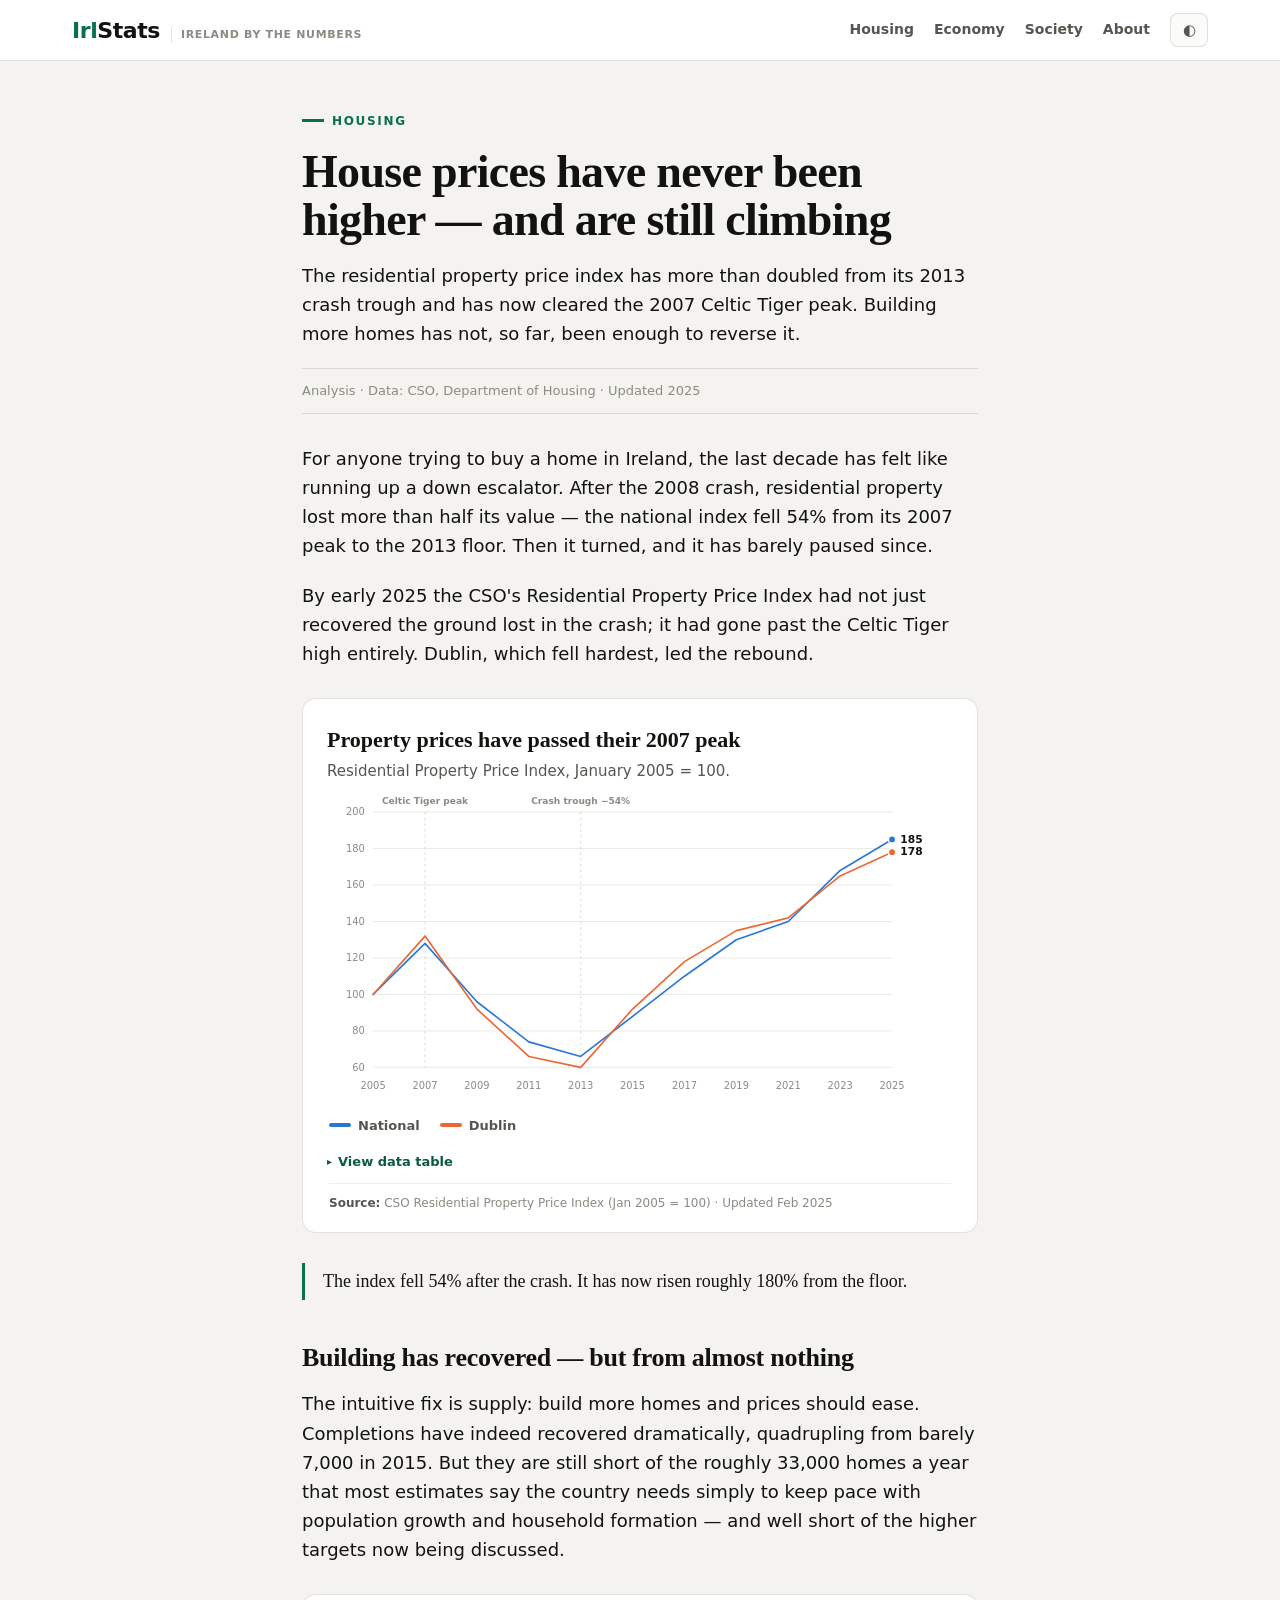
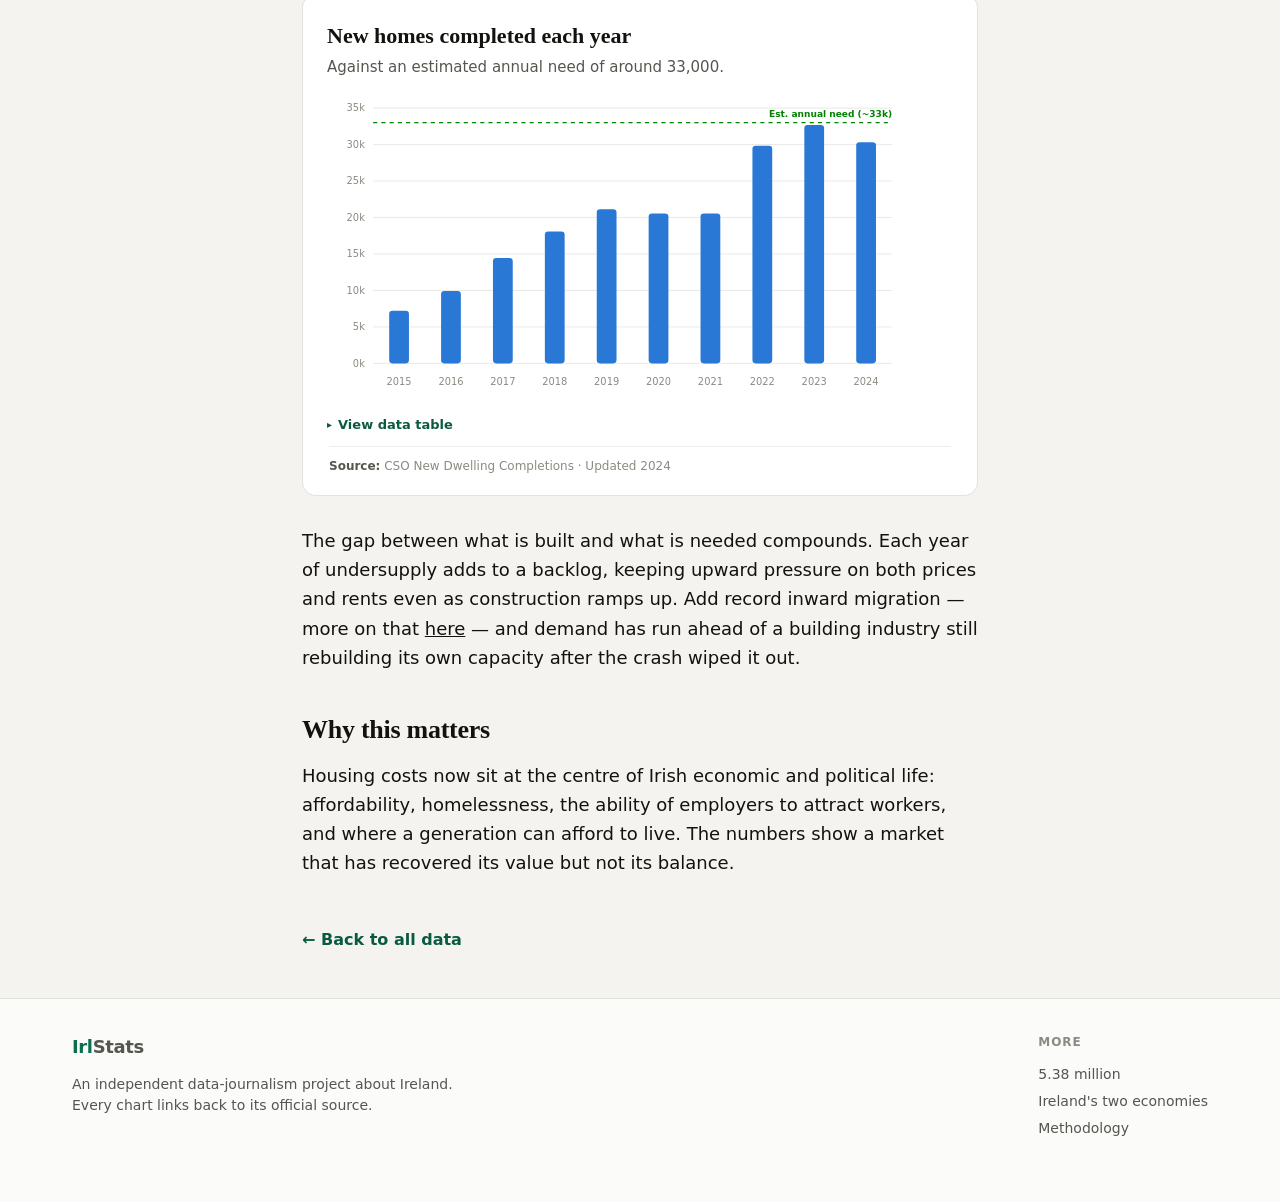
<file: stories/housing.html>
<!doctype html>
<html lang="en">
<head>
  <meta charset="utf-8" />
  <meta name="viewport" content="width=device-width, initial-scale=1" />
  <title>The housing squeeze — IrlStats</title>
  <meta name="description" content="Irish house prices have cleared their Celtic Tiger peak even as home-building has quadrupled. A look at the numbers behind the housing crisis." />
  <link rel="icon" href="data:image/svg+xml,%3Csvg xmlns='http://www.w3.org/2000/svg' viewBox='0 0 100 100'%3E%3Crect width='100' height='100' rx='20' fill='%230b6e4f'/%3E%3Ctext x='50' y='72' font-size='62' font-family='system-ui' font-weight='800' fill='white' text-anchor='middle'%3EI%3C/text%3E%3C/svg%3E" />
  <link rel="stylesheet" href="../styles.css" />
</head>
<body>
  <header class="mast">
    <div class="wrap mast__row">
      <a class="brand" href="../index.html">
        <span><span class="brand__irl">Irl</span><span class="brand__stats">Stats</span></span>
        <span class="brand__tag">Ireland by the numbers</span>
      </a>
      <nav>
        <a class="nav-hide" href="../index.html#housing">Housing</a>
        <a class="nav-hide" href="../index.html#economy">Economy</a>
        <a class="nav-hide" href="../index.html#society">Society</a>
        <a class="nav-hide" href="../about.html">About</a>
        <button class="theme-btn" id="themeBtn" title="Toggle light / dark" aria-label="Toggle theme">◐</button>
      </nav>
    </div>
  </header>

  <article class="article">
    <span class="eyebrow">Housing</span>
    <h1>House prices have never been higher — and are still climbing</h1>
    <p class="article__standfirst">The residential property price index has more than doubled from its 2013 crash trough and has now cleared the 2007 Celtic Tiger peak. Building more homes has not, so far, been enough to reverse it.</p>
    <div class="article__meta">Analysis · Data: CSO, Department of Housing · Updated 2025</div>

    <p>For anyone trying to buy a home in Ireland, the last decade has felt like running up a down escalator. After the 2008 crash, residential property lost more than half its value — the national index fell 54% from its 2007 peak to the 2013 floor. Then it turned, and it has barely paused since.</p>

    <p>By early 2025 the CSO's Residential Property Price Index had not just recovered the ground lost in the crash; it had gone past the Celtic Tiger high entirely. Dublin, which fell hardest, led the rebound.</p>

    <div class="figure">
      <div class="figure__title">Property prices have passed their 2007 peak</div>
      <div class="figure__sub">Residential Property Price Index, January 2005 = 100.</div>
      <div id="chart-houseprices"></div>
      <div class="chart-source" id="src-houseprices"></div>
    </div>

    <p class="pull">The index fell 54% after the crash. It has now risen roughly 180% from the floor.</p>

    <h2>Building has recovered — but from almost nothing</h2>

    <p>The intuitive fix is supply: build more homes and prices should ease. Completions have indeed recovered dramatically, quadrupling from barely 7,000 in 2015. But they are still short of the roughly 33,000 homes a year that most estimates say the country needs simply to keep pace with population growth and household formation — and well short of the higher targets now being discussed.</p>

    <div class="figure">
      <div class="figure__title">New homes completed each year</div>
      <div class="figure__sub">Against an estimated annual need of around 33,000.</div>
      <div id="chart-completions"></div>
      <div class="chart-source" id="src-completions"></div>
    </div>

    <p>The gap between what is built and what is needed compounds. Each year of undersupply adds to a backlog, keeping upward pressure on both prices and rents even as construction ramps up. Add record inward migration — more on that <a href="population.html">here</a> — and demand has run ahead of a building industry still rebuilding its own capacity after the crash wiped it out.</p>

    <h2>Why this matters</h2>

    <p>Housing costs now sit at the centre of Irish economic and political life: affordability, homelessness, the ability of employers to attract workers, and where a generation can afford to live. The numbers show a market that has recovered its value but not its balance.</p>

    <a class="back-link" href="../index.html">← Back to all data</a>
  </article>

  <footer class="foot">
    <div class="wrap foot__grid">
      <div>
        <div class="foot__brand"><span>Irl</span>Stats</div>
        <p class="foot__note">An independent data-journalism project about Ireland. Every chart links back to its official source.</p>
      </div>
      <div>
        <h4>More</h4>
        <a href="population.html">5.38 million</a>
        <a href="economy.html">Ireland's two economies</a>
        <a href="../about.html">Methodology</a>
      </div>
    </div>
  </footer>

  <script src="../data/live.js"></script>
  <script src="../js/data.js"></script>
  <script src="../js/charts.js"></script>
  <script>
    (function () {
      var root = document.documentElement;
      var saved = localStorage.getItem("irlstats-theme");
      if (saved) root.setAttribute("data-theme", saved);
      var btn = document.getElementById("themeBtn");
      btn && btn.addEventListener("click", function () {
        var isDark = root.getAttribute("data-theme") === "dark" ||
          (!root.hasAttribute("data-theme") && matchMedia("(prefers-color-scheme: dark)").matches);
        var next = isDark ? "light" : "dark";
        root.setAttribute("data-theme", next);
        localStorage.setItem("irlstats-theme", next);
      });
      function draw(key, type, stacked) {
        var ds = IRL[key], host = document.getElementById("chart-" + key);
        if (!ds || !host) return;
        IrlChart.render(host, {
          xLabels: ds.xLabels, series: ds.series, yFormat: ds.yFormat,
          zeroLine: ds.zeroLine, target: ds.target, annotations: ds.annotations,
          type: type, stacked: stacked,
        });
        var src = document.getElementById("src-" + key);
        if (src) src.innerHTML = "<strong>Source:</strong> " + ds.source + " · Updated " + ds.updated;
      }
      draw("houseprices", "line");
      draw("completions", "column");
    })();
  </script>
</body>
</html>
</file>
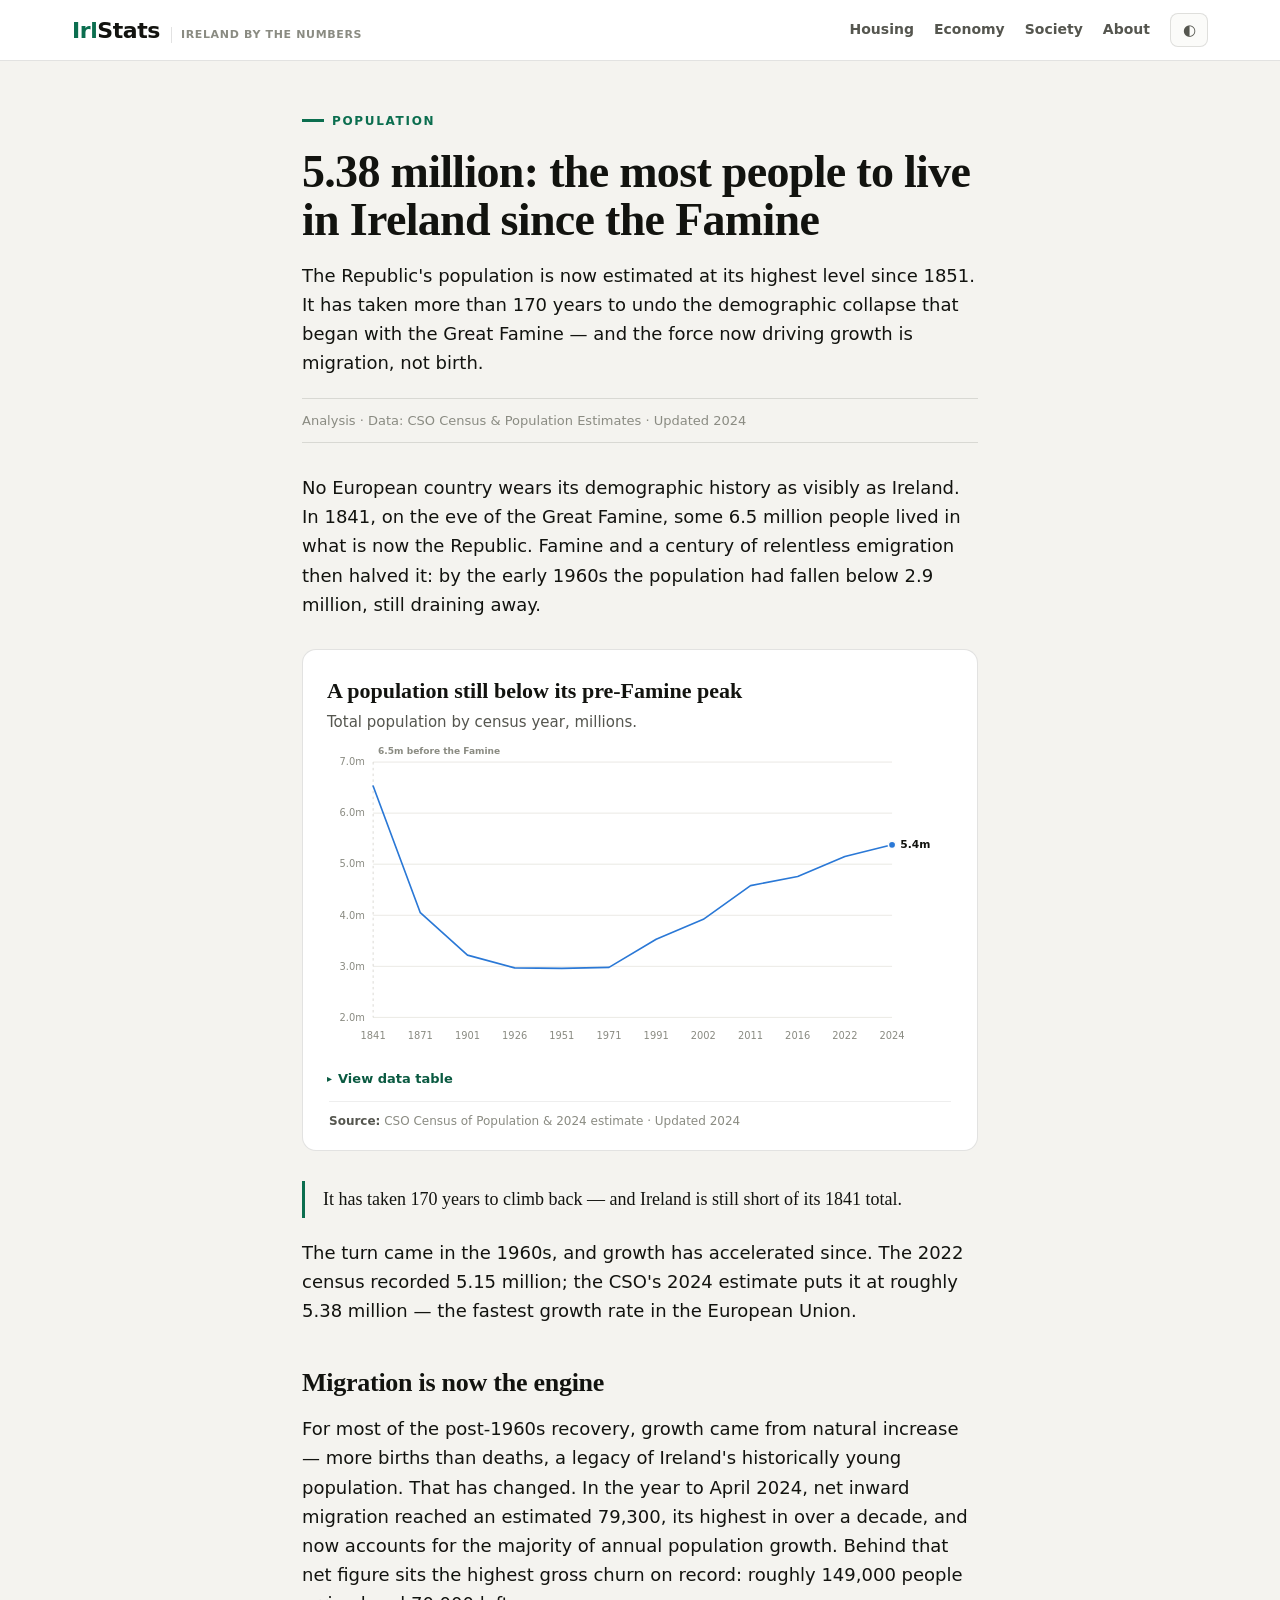
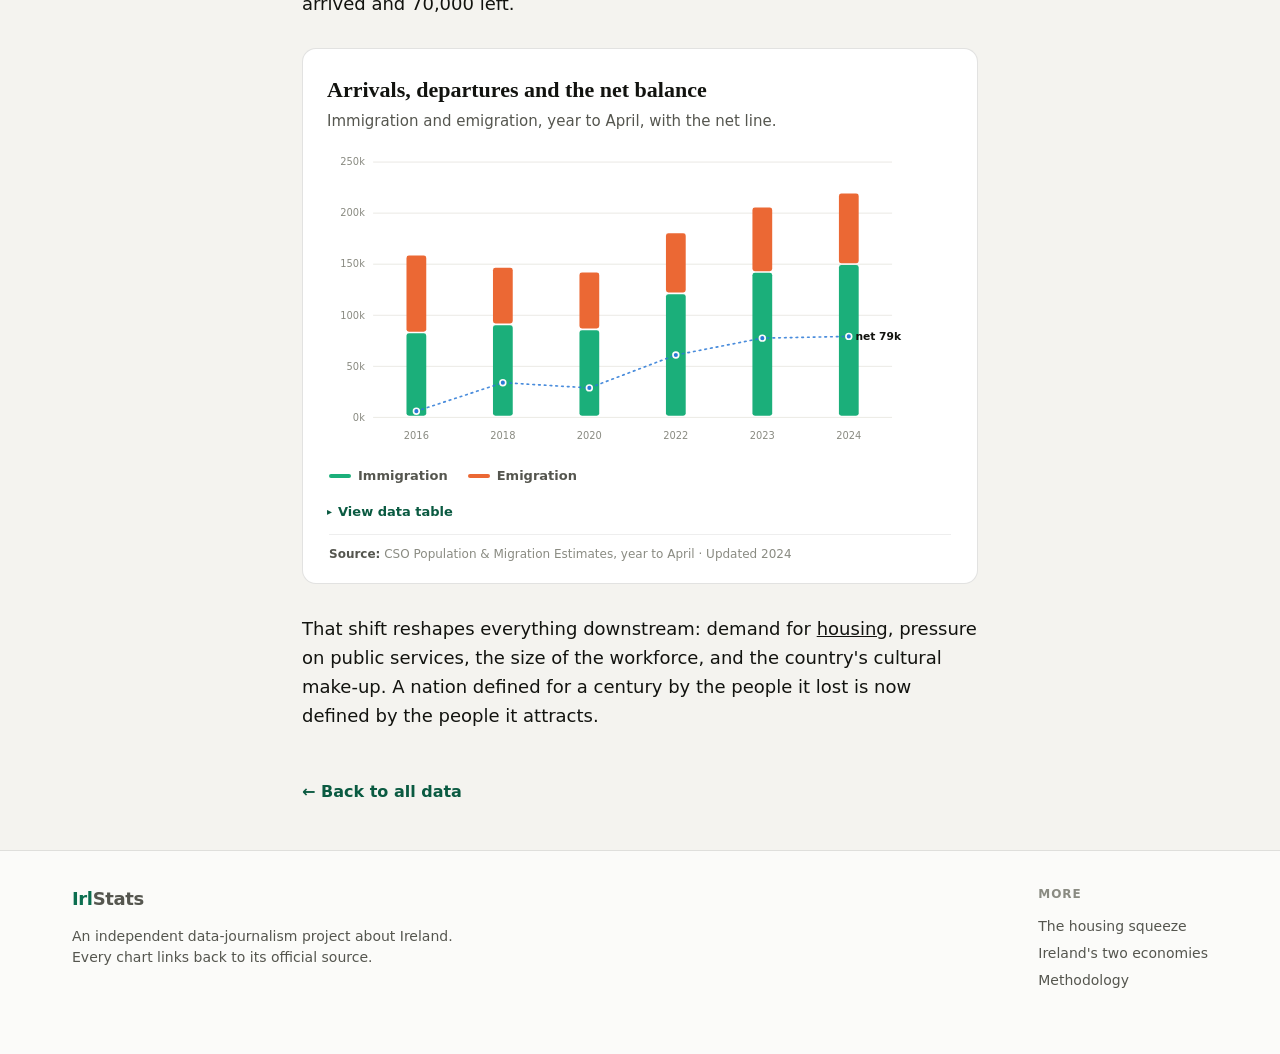
<file: stories/population.html>
<!doctype html>
<html lang="en">
<head>
  <meta charset="utf-8" />
  <meta name="viewport" content="width=device-width, initial-scale=1" />
  <title>5.38 million — IrlStats</title>
  <meta name="description" content="Ireland's population is the highest since 1851. For the first time in modern history, migration rather than births is driving the growth." />
  <link rel="icon" href="data:image/svg+xml,%3Csvg xmlns='http://www.w3.org/2000/svg' viewBox='0 0 100 100'%3E%3Crect width='100' height='100' rx='20' fill='%230b6e4f'/%3E%3Ctext x='50' y='72' font-size='62' font-family='system-ui' font-weight='800' fill='white' text-anchor='middle'%3EI%3C/text%3E%3C/svg%3E" />
  <link rel="stylesheet" href="../styles.css" />
</head>
<body>
  <header class="mast">
    <div class="wrap mast__row">
      <a class="brand" href="../index.html">
        <span><span class="brand__irl">Irl</span><span class="brand__stats">Stats</span></span>
        <span class="brand__tag">Ireland by the numbers</span>
      </a>
      <nav>
        <a class="nav-hide" href="../index.html#housing">Housing</a>
        <a class="nav-hide" href="../index.html#economy">Economy</a>
        <a class="nav-hide" href="../index.html#society">Society</a>
        <a class="nav-hide" href="../about.html">About</a>
        <button class="theme-btn" id="themeBtn" title="Toggle light / dark" aria-label="Toggle theme">◐</button>
      </nav>
    </div>
  </header>

  <article class="article">
    <span class="eyebrow">Population</span>
    <h1>5.38 million: the most people to live in Ireland since the Famine</h1>
    <p class="article__standfirst">The Republic's population is now estimated at its highest level since 1851. It has taken more than 170 years to undo the demographic collapse that began with the Great Famine — and the force now driving growth is migration, not birth.</p>
    <div class="article__meta">Analysis · Data: CSO Census &amp; Population Estimates · Updated 2024</div>

    <p>No European country wears its demographic history as visibly as Ireland. In 1841, on the eve of the Great Famine, some 6.5 million people lived in what is now the Republic. Famine and a century of relentless emigration then halved it: by the early 1960s the population had fallen below 2.9 million, still draining away.</p>

    <div class="figure">
      <div class="figure__title">A population still below its pre-Famine peak</div>
      <div class="figure__sub">Total population by census year, millions.</div>
      <div id="chart-population"></div>
      <div class="chart-source" id="src-population"></div>
    </div>

    <p class="pull">It has taken 170 years to climb back — and Ireland is still short of its 1841 total.</p>

    <p>The turn came in the 1960s, and growth has accelerated since. The 2022 census recorded 5.15 million; the CSO's 2024 estimate puts it at roughly 5.38 million — the fastest growth rate in the European Union.</p>

    <h2>Migration is now the engine</h2>

    <p>For most of the post-1960s recovery, growth came from natural increase — more births than deaths, a legacy of Ireland's historically young population. That has changed. In the year to April 2024, net inward migration reached an estimated 79,300, its highest in over a decade, and now accounts for the majority of annual population growth. Behind that net figure sits the highest gross churn on record: roughly 149,000 people arrived and 70,000 left.</p>

    <div class="figure">
      <div class="figure__title">Arrivals, departures and the net balance</div>
      <div class="figure__sub">Immigration and emigration, year to April, with the net line.</div>
      <div id="chart-migration"></div>
      <div class="chart-source" id="src-migration"></div>
    </div>

    <p>That shift reshapes everything downstream: demand for <a href="housing.html">housing</a>, pressure on public services, the size of the workforce, and the country's cultural make-up. A nation defined for a century by the people it lost is now defined by the people it attracts.</p>

    <a class="back-link" href="../index.html">← Back to all data</a>
  </article>

  <footer class="foot">
    <div class="wrap foot__grid">
      <div>
        <div class="foot__brand"><span>Irl</span>Stats</div>
        <p class="foot__note">An independent data-journalism project about Ireland. Every chart links back to its official source.</p>
      </div>
      <div>
        <h4>More</h4>
        <a href="housing.html">The housing squeeze</a>
        <a href="economy.html">Ireland's two economies</a>
        <a href="../about.html">Methodology</a>
      </div>
    </div>
  </footer>

  <script src="../data/live.js"></script>
  <script src="../js/data.js"></script>
  <script src="../js/charts.js"></script>
  <script>
    (function () {
      var root = document.documentElement;
      var saved = localStorage.getItem("irlstats-theme");
      if (saved) root.setAttribute("data-theme", saved);
      var btn = document.getElementById("themeBtn");
      btn && btn.addEventListener("click", function () {
        var isDark = root.getAttribute("data-theme") === "dark" ||
          (!root.hasAttribute("data-theme") && matchMedia("(prefers-color-scheme: dark)").matches);
        var next = isDark ? "light" : "dark";
        root.setAttribute("data-theme", next);
        localStorage.setItem("irlstats-theme", next);
      });
      function draw(key, type, stacked) {
        var ds = IRL[key], host = document.getElementById("chart-" + key);
        if (!ds || !host) return;
        IrlChart.render(host, {
          xLabels: ds.xLabels, series: ds.series, yFormat: ds.yFormat,
          zeroLine: ds.zeroLine, target: ds.target, annotations: ds.annotations,
          netFrom: ds.netFrom, type: type, stacked: stacked,
        });
        var src = document.getElementById("src-" + key);
        if (src) src.innerHTML = "<strong>Source:</strong> " + ds.source + " · Updated " + ds.updated;
      }
      draw("population", "line");
      draw("migration", "column", true);
    })();
  </script>
</body>
</html>
</file>
<file: styles.css>
/* ==================================================================
   IrlStats — Ireland by the numbers
   Editorial data-journalism styling. Light + dark, theme-aware charts.
   Chart series colours use the validated house data-viz palette.
   ================================================================== */

:root {
  color-scheme: light;

  /* ---- editorial chrome ---- */
  --page:        #f4f3ef;
  --surface:     #ffffff;
  --surface-2:   #fbfbf9;
  --ink:         #12130f;
  --ink-2:       #55564f;
  --muted:       #8a8b82;
  --hair:        rgba(18, 19, 15, 0.12);
  --hair-soft:   rgba(18, 19, 15, 0.07);

  /* Irish editorial accent — a considered green, used sparingly */
  --accent:      #0b6e4f;
  --accent-ink:  #0a5a41;
  --accent-wash: #e7f1ec;
  --flag-orange: #e07b39;

  /* ---- chart palette (validated categorical slots, light) ---- */
  --surface-1:  #fcfcfb;
  --series-1:   #2a78d6;  /* blue   */
  --series-2:   #eb6834;  /* orange */
  --series-3:   #1baf7a;  /* aqua   */
  --series-4:   #eda100;  /* yellow */
  --series-5:   #e87ba4;  /* magenta*/
  --series-6:   #008300;  /* green  */
  --series-7:   #4a3aa7;  /* violet */
  --series-8:   #e34948;  /* red    */

  --grid:       #e6e5df;
  --axis:       #c7c6bd;
  --axis-ink:   #8a8b82;
  --good:       #006300;
  --bad:        #cf3b2f;

  --maxw: 1180px;
  --sans: system-ui, -apple-system, "Segoe UI", Roboto, "Helvetica Neue", Arial, sans-serif;
  --serif: "Iowan Old Style", "Palatino Linotype", Palatino, Georgia, "Times New Roman", serif;
}

:root[data-theme="dark"] {
  color-scheme: dark;
  --page:       #0c0d0b;
  --surface:    #161713;
  --surface-2:  #121310;
  --ink:        #f6f6f1;
  --ink-2:      #c3c2b7;
  --muted:      #8f9086;
  --hair:       rgba(255, 255, 255, 0.14);
  --hair-soft:  rgba(255, 255, 255, 0.08);
  --accent:     #34c08e;
  --accent-ink: #4fd0a0;
  --accent-wash: #12271f;

  --surface-1:  #1a1a19;
  --series-1:   #3987e5;
  --series-2:   #d95926;
  --series-3:   #199e70;
  --series-4:   #c98500;
  --series-5:   #d55181;
  --series-6:   #008300;
  --series-7:   #9085e9;
  --series-8:   #e66767;

  --grid:       #2c2c2a;
  --axis:       #383835;
  --axis-ink:   #8f9086;
  --good:       #22c55e;
  --bad:        #f26d63;
}

@media (prefers-color-scheme: dark) {
  :root:not([data-theme="light"]) {
    color-scheme: dark;
    --page:       #0c0d0b;
    --surface:    #161713;
    --surface-2:  #121310;
    --ink:        #f6f6f1;
    --ink-2:      #c3c2b7;
    --muted:      #8f9086;
    --hair:       rgba(255, 255, 255, 0.14);
    --hair-soft:  rgba(255, 255, 255, 0.08);
    --accent:     #34c08e;
    --accent-ink: #4fd0a0;
    --accent-wash: #12271f;
    --surface-1:  #1a1a19;
    --series-1:   #3987e5;
    --series-2:   #d95926;
    --series-3:   #199e70;
    --series-4:   #c98500;
    --series-5:   #d55181;
    --series-6:   #008300;
    --series-7:   #9085e9;
    --series-8:   #e66767;
    --grid:       #2c2c2a;
    --axis:       #383835;
    --axis-ink:   #8f9086;
    --good:       #22c55e;
    --bad:        #f26d63;
  }
}

* { box-sizing: border-box; }
html { -webkit-text-size-adjust: 100%; }
body {
  margin: 0;
  background: var(--page);
  color: var(--ink);
  font-family: var(--sans);
  line-height: 1.5;
  -webkit-font-smoothing: antialiased;
}
a { color: inherit; }
img { max-width: 100%; }

.wrap { max-width: var(--maxw); margin: 0 auto; padding: 0 22px; }

/* ---- Masthead ---------------------------------------------------- */
.mast {
  border-bottom: 1px solid var(--hair);
  background: var(--surface);
  position: sticky;
  top: 0;
  z-index: 40;
  backdrop-filter: saturate(1.1);
}
.mast__row {
  display: flex;
  align-items: center;
  gap: 18px;
  height: 60px;
}
.brand {
  display: flex;
  align-items: baseline;
  gap: 9px;
  text-decoration: none;
  font-weight: 800;
  letter-spacing: -0.02em;
  font-size: 22px;
}
.brand__irl { color: var(--accent); }
.brand__stats { color: var(--ink); }
.brand__tag {
  font-size: 11px;
  font-weight: 600;
  color: var(--muted);
  letter-spacing: 0.06em;
  text-transform: uppercase;
  border-left: 1px solid var(--hair);
  padding-left: 9px;
  margin-left: 2px;
}
.mast nav {
  margin-left: auto;
  display: flex;
  gap: 20px;
  align-items: center;
}
.mast nav a {
  text-decoration: none;
  color: var(--ink-2);
  font-size: 14px;
  font-weight: 600;
  padding: 4px 0;
  border-bottom: 2px solid transparent;
}
.mast nav a:hover { color: var(--ink); border-bottom-color: var(--accent); }
.nav-hide { }
@media (max-width: 760px) { .nav-hide { display: none; } }

.theme-btn {
  border: 1px solid var(--hair);
  background: var(--surface-2);
  color: var(--ink-2);
  width: 38px; height: 34px;
  border-radius: 8px;
  cursor: pointer;
  font-size: 15px;
  display: grid; place-items: center;
}
.theme-btn:hover { color: var(--ink); border-color: var(--accent); }

/* ---- Section intro ---------------------------------------------- */
.page-head { padding: 40px 0 8px; }
.page-head h1 {
  font-family: var(--serif);
  font-weight: 700;
  font-size: clamp(30px, 4.6vw, 52px);
  line-height: 1.02;
  letter-spacing: -0.015em;
  margin: 0 0 12px;
  max-width: 15ch;
}
.page-head p {
  color: var(--ink-2);
  font-size: 18px;
  max-width: 60ch;
  margin: 0;
}
.eyebrow {
  display: inline-flex; align-items: center; gap: 8px;
  text-transform: uppercase;
  letter-spacing: 0.14em;
  font-size: 12px;
  font-weight: 700;
  color: var(--accent);
  margin-bottom: 14px;
}
.eyebrow::before {
  content: ""; width: 22px; height: 3px; background: var(--accent); display: inline-block;
}

/* ---- Stat ticker ------------------------------------------------- */
.ticker {
  margin: 26px 0 8px;
  border-top: 1px solid var(--hair);
  border-bottom: 1px solid var(--hair);
}
.ticker__grid {
  display: grid;
  grid-template-columns: repeat(6, 1fr);
  gap: 0;
}
@media (max-width: 900px) { .ticker__grid { grid-template-columns: repeat(3, 1fr); } }
@media (max-width: 520px) { .ticker__grid { grid-template-columns: repeat(2, 1fr); } }

.stat {
  padding: 18px 20px 20px;
  border-right: 1px solid var(--hair-soft);
}
.ticker__grid .stat:nth-child(6n) { border-right: none; }
.stat__label { font-size: 12px; font-weight: 600; color: var(--muted); text-transform: uppercase; letter-spacing: 0.04em; }
.stat__value {
  font-size: 30px; font-weight: 700; letter-spacing: -0.02em; margin: 6px 0 4px; color: var(--ink);
}
.stat__delta { font-size: 13px; font-weight: 700; display: inline-block; }
.stat__delta--good { color: var(--good); }
.stat__delta--bad { color: var(--bad); }
.stat__delta--neutral { color: var(--ink-2); }
.stat__delta--good::before { content: "▲ "; font-size: 9px; }
.stat__delta--bad::before { content: "▲ "; font-size: 9px; }
.stat__sub { font-size: 13px; color: var(--ink-2); margin-top: 4px; }
.stat__note { font-size: 11px; color: var(--muted); margin-top: 3px; }

.provenance { font-size: 13px; color: var(--muted); margin: 12px 2px 0; display: flex; align-items: center; gap: 7px; flex-wrap: wrap; }
.provenance a { color: var(--accent-ink); text-decoration: none; font-weight: 600; }
.provenance a:hover { text-decoration: underline; }
.provenance__dot { width: 8px; height: 8px; border-radius: 50%; background: var(--spark-good); display: inline-block; box-shadow: 0 0 0 3px var(--spark-good-wash); }
#lastUpdated { color: var(--ink-2); font-weight: 600; }

.legend-inline { display: inline-block; margin-top: 8px; font-size: 14px; color: var(--muted); font-weight: 600; }
.legend-inline__k { font-size: 10px; vertical-align: middle; }
.legend-inline__k--good { color: #17864f; }
.legend-inline__k--bad { color: #c8322a; }
:root[data-theme="dark"] .legend-inline__k--good { color: #34c08e; }
:root[data-theme="dark"] .legend-inline__k--bad { color: #f26d63; }
@media (prefers-color-scheme: dark) {
  :root:not([data-theme="light"]) .legend-inline__k--good { color: #34c08e; }
  :root:not([data-theme="light"]) .legend-inline__k--bad { color: #f26d63; }
}

/* ---- Indicator grid (the state of the nation) -------------------- */
:root {
  --spark-good:      #17864f;
  --spark-good-wash: rgba(23, 134, 79, 0.10);
  --spark-bad:       #c8322a;
  --spark-bad-wash:  rgba(200, 50, 42, 0.09);
  --spark-hist:      #b9b8b0;
  --spark-fill:      rgba(120, 120, 110, 0.10);
}
:root[data-theme="dark"] {
  --spark-good:      #34c08e;
  --spark-good-wash: rgba(52, 192, 142, 0.14);
  --spark-bad:       #f26d63;
  --spark-bad-wash:  rgba(242, 109, 99, 0.13);
  --spark-hist:      #6a6a63;
  --spark-fill:      rgba(180, 180, 170, 0.08);
}
@media (prefers-color-scheme: dark) {
  :root:not([data-theme="light"]) {
    --spark-good:      #34c08e;
    --spark-good-wash: rgba(52, 192, 142, 0.14);
    --spark-bad:       #f26d63;
    --spark-bad-wash:  rgba(242, 109, 99, 0.13);
    --spark-hist:      #6a6a63;
    --spark-fill:      rgba(180, 180, 170, 0.08);
  }
}

.ind-grid {
  display: grid;
  grid-template-columns: repeat(4, 1fr);
  gap: 1px;
  background: var(--hair);
  border: 1px solid var(--hair);
  border-radius: 14px;
  overflow: hidden;
  margin: 22px 0 8px;
}
@media (max-width: 940px) { .ind-grid { grid-template-columns: repeat(3, 1fr); } }
@media (max-width: 680px) { .ind-grid { grid-template-columns: repeat(2, 1fr); } }

.ind {
  background: var(--surface);
  padding: 16px 16px 12px;
  display: flex;
  flex-direction: column;
  min-width: 0;
}
.ind__head { display: flex; align-items: flex-start; gap: 6px; margin-bottom: 8px; min-height: 34px; }
.ind__label { font-size: 15px; font-weight: 700; line-height: 1.15; letter-spacing: -0.01em; color: var(--ink); }
.ind__info {
  margin-left: auto; border: none; background: none; cursor: help; padding: 0;
  color: var(--muted); font-size: 13px; line-height: 1; flex: none;
}
.ind__info:hover { color: var(--accent); }
.ind__row { display: flex; align-items: baseline; justify-content: space-between; gap: 4px 8px; margin-bottom: 6px; flex-wrap: wrap; }
.ind__value { font-size: 26px; font-weight: 700; letter-spacing: -0.02em; white-space: nowrap; }
.ind__delta { font-size: 13px; font-weight: 700; white-space: nowrap; }
@media (max-width: 680px) {
  .ind__value { font-size: 22px; }
  .ind__delta { font-size: 12px; }
  .ind { padding: 14px 13px 11px; }
}
.ind__arrow { font-size: 12px; }
.ind--good .ind__value, .ind--good .ind__delta { color: var(--spark-good); }
.ind--bad  .ind__value, .ind--bad  .ind__delta { color: var(--spark-bad); }
.ind--flat .ind__value { color: var(--ink); }
.ind--flat .ind__delta { color: var(--ink-2); }

.ind__spark { margin-top: auto; }
.spark-svg { width: 100%; height: 56px; display: block; }
.spark-area { fill: var(--spark-fill); stroke: none; }
.spark-line { stroke-width: 2; stroke-linejoin: round; stroke-linecap: round; vector-effect: non-scaling-stroke; }
.spark-line--hist { stroke: var(--spark-hist); }
.ind--good .spark-line--now { stroke: var(--spark-good); }
.ind--bad  .spark-line--now { stroke: var(--spark-bad); }
.ind--flat .spark-line--now { stroke: var(--series-1); }
.ind--good .spark-band { fill: var(--spark-good-wash); }
.ind--bad  .spark-band { fill: var(--spark-bad-wash); }
.ind--flat .spark-band { fill: rgba(42,120,214,0.08); }
.spark-dot { stroke: var(--surface); stroke-width: 2; }
.ind--good .spark-dot { fill: var(--spark-good); }
.ind--bad  .spark-dot { fill: var(--spark-bad); }
.ind--flat .spark-dot { fill: var(--series-1); }
.ind__axis { display: flex; justify-content: space-between; font-size: 11px; color: var(--muted); margin-top: 2px; font-variant-numeric: tabular-nums; }

/* ---- Story grid -------------------------------------------------- */
.story-grid {
  display: grid;
  grid-template-columns: repeat(12, 1fr);
  gap: 26px;
  padding: 34px 0 20px;
}
.card {
  grid-column: span 6;
  background: var(--surface);
  border: 1px solid var(--hair);
  border-radius: 14px;
  padding: 22px 22px 8px;
  display: flex;
  flex-direction: column;
  transition: border-color .15s, transform .15s;
}
.card:hover { border-color: var(--accent); }
.card--lead { grid-column: span 12; }
.card--lead .card__inner { display: grid; grid-template-columns: 1.05fr 1.35fr; gap: 30px; align-items: center; }
.card--tall { grid-column: span 4; }
@media (max-width: 900px) {
  .card, .card--tall { grid-column: span 12; }
  .card--lead .card__inner { grid-template-columns: 1fr; }
}
.card__kicker {
  font-size: 12px; font-weight: 700; letter-spacing: 0.08em; text-transform: uppercase;
  color: var(--accent); margin-bottom: 10px;
}
.card__title {
  font-family: var(--serif);
  font-weight: 700;
  font-size: 22px;
  line-height: 1.14;
  letter-spacing: -0.01em;
  margin: 0 0 8px;
}
.card--lead .card__title { font-size: clamp(24px, 2.6vw, 34px); }
.card__dek { color: var(--ink-2); font-size: 15px; margin: 0 0 14px; }
.card__more {
  margin-top: auto;
  font-size: 13px; font-weight: 700; color: var(--accent-ink);
  text-decoration: none; padding: 12px 0 16px;
  display: inline-flex; align-items: center; gap: 6px;
}
.card__more:hover { gap: 10px; }
.card__more--muted { color: var(--muted); font-weight: 600; }

/* ---- Chart ------------------------------------------------------- */
.chart { position: relative; margin-top: 6px; }
.chart-svg { width: 100%; height: auto; display: block; overflow: visible; font-family: var(--sans); }

.chart-svg .grid { stroke: var(--grid); stroke-width: 1; fill: none; }
.axis-label { fill: var(--axis-ink); font-size: 12px; font-variant-numeric: tabular-nums; }
.axis-baseline { stroke: var(--axis); stroke-width: 1.5; }
.series-line { stroke-width: 2; stroke-linejoin: round; stroke-linecap: round; }
.net-line { stroke-width: 2; stroke-dasharray: 2 5; stroke-linecap: round; opacity: .85; }
.end-dot { stroke: var(--surface-1); stroke-width: 2; }
.end-label { fill: var(--ink); font-size: 13px; font-weight: 700; font-variant-numeric: tabular-nums; }
.col { transition: opacity .1s; }
.annot-line { stroke: var(--axis); stroke-width: 1; stroke-dasharray: 3 4; opacity: .8; }
.annot-label { fill: var(--muted); font-size: 11px; font-weight: 600; }
.target-line { stroke: var(--series-6); stroke-width: 1.5; stroke-dasharray: 5 5; }
.target-label { fill: var(--series-6); font-size: 11px; font-weight: 700; }
.crosshair { stroke: var(--axis); stroke-width: 1; }
.focus-dot { stroke: var(--surface-1); stroke-width: 2; }
.col-hi { fill: var(--hair-soft); }
.overlay { cursor: crosshair; }

.chart-legend {
  display: flex; flex-wrap: wrap; gap: 14px 20px; margin: 14px 2px 2px;
}
.chart-legend__item { display: inline-flex; align-items: center; gap: 7px; font-size: 13px; color: var(--ink-2); font-weight: 600; }
.chart-legend__swatch { width: 22px; height: 4px; border-radius: 2px; display: inline-block; }
.chart-legend__swatch--dashed { background: repeating-linear-gradient(90deg, currentColor 0 4px, transparent 4px 8px) !important; }

.chart-tip {
  position: absolute; pointer-events: none;
  background: var(--surface); border: 1px solid var(--hair);
  border-radius: 9px; padding: 9px 11px; font-size: 12.5px;
  box-shadow: 0 8px 26px rgba(0,0,0,.14);
  transition: opacity .08s; z-index: 5; min-width: 118px;
}
.chart-tip__title { font-weight: 700; margin-bottom: 6px; color: var(--ink); }
.chart-tip__row { display: flex; align-items: center; gap: 7px; margin: 3px 0; }
.chart-tip__swatch { width: 9px; height: 9px; border-radius: 2px; flex: none; }
.chart-tip__name { color: var(--ink-2); }
.chart-tip__val { margin-left: auto; font-weight: 700; font-variant-numeric: tabular-nums; color: var(--ink); }

.chart-table { margin: 16px 0 6px; font-size: 13px; }
.chart-table summary {
  cursor: pointer; color: var(--accent-ink); font-weight: 600; font-size: 13px;
  list-style: none; user-select: none; display: inline-flex; align-items: center; gap: 6px;
}
.chart-table summary::before { content: "▸"; font-size: 10px; }
.chart-table[open] summary::before { content: "▾"; }
.chart-table__scroll { overflow-x: auto; margin-top: 10px; }
.chart-table table { border-collapse: collapse; width: 100%; font-variant-numeric: tabular-nums; }
.chart-table th, .chart-table td { text-align: right; padding: 6px 10px; border-bottom: 1px solid var(--hair-soft); white-space: nowrap; }
.chart-table thead th { color: var(--muted); font-weight: 700; border-bottom: 1px solid var(--hair); }
.chart-table tbody th { text-align: left; color: var(--ink); }

.chart-source {
  font-size: 12px; color: var(--muted); margin: 12px 2px 2px; padding-top: 10px;
  border-top: 1px solid var(--hair-soft);
}
.chart-source strong { color: var(--ink-2); font-weight: 600; }

/* ---- Section band ------------------------------------------------ */
.band { border-top: 1px solid var(--hair); margin-top: 22px; }
.band__head { padding: 40px 0 4px; }
.band__head h2 {
  font-family: var(--serif); font-weight: 700; font-size: clamp(24px, 3vw, 34px);
  margin: 0 0 8px; letter-spacing: -0.01em;
}
.band__head p { color: var(--ink-2); margin: 0; max-width: 64ch; }

.figure {
  background: var(--surface); border: 1px solid var(--hair); border-radius: 14px;
  padding: 24px 24px 18px; margin: 26px 0;
}
.figure__title { font-family: var(--serif); font-weight: 700; font-size: 22px; margin: 0 0 4px; }
.figure__sub { color: var(--ink-2); font-size: 15px; margin: 0 0 6px; }

.two-col { display: grid; grid-template-columns: 1fr 1fr; gap: 26px; }
@media (max-width: 820px) { .two-col { grid-template-columns: 1fr; } }

/* ---- Footer ------------------------------------------------------ */
.foot {
  border-top: 1px solid var(--hair);
  margin-top: 46px;
  padding: 34px 0 60px;
  color: var(--ink-2);
  font-size: 14px;
  background: var(--surface-2);
}
.foot__grid { display: flex; flex-wrap: wrap; gap: 30px 60px; justify-content: space-between; }
.foot h4 { font-size: 12px; text-transform: uppercase; letter-spacing: 0.08em; color: var(--muted); margin: 0 0 10px; }
.foot a { color: var(--ink-2); text-decoration: none; display: block; padding: 3px 0; }
.foot a:hover { color: var(--accent-ink); }
.foot__note { max-width: 46ch; }
.foot__brand { font-weight: 800; font-size: 18px; letter-spacing: -0.02em; margin-bottom: 8px; }
.foot__brand span { color: var(--accent); }

/* ---- Article layout --------------------------------------------- */
.article { max-width: 720px; margin: 0 auto; padding: 44px 22px 0; }
.article .eyebrow { margin-bottom: 18px; }
.article h1 {
  font-family: var(--serif); font-weight: 700; font-size: clamp(30px, 5vw, 46px);
  line-height: 1.06; letter-spacing: -0.015em; margin: 0 0 16px;
}
.article__standfirst { font-size: 20px; color: var(--ink-2); line-height: 1.45; margin: 0 0 20px; }
.article__meta { font-size: 13px; color: var(--muted); border-top: 1px solid var(--hair); border-bottom: 1px solid var(--hair); padding: 12px 0; margin-bottom: 30px; }
.article p { font-size: 18px; line-height: 1.62; margin: 0 0 20px; color: var(--ink); }
.article h2 { font-family: var(--serif); font-size: 26px; margin: 38px 0 12px; letter-spacing: -0.01em; }
.article .figure { margin: 30px 0; }
.back-link { display: inline-block; margin: 30px 0 0; font-weight: 700; color: var(--accent-ink); text-decoration: none; }
.pull { border-left: 3px solid var(--accent); padding: 4px 0 4px 18px; margin: 26px 0; font-family: var(--serif); font-size: 22px; line-height: 1.3; color: var(--ink); }
</file>
